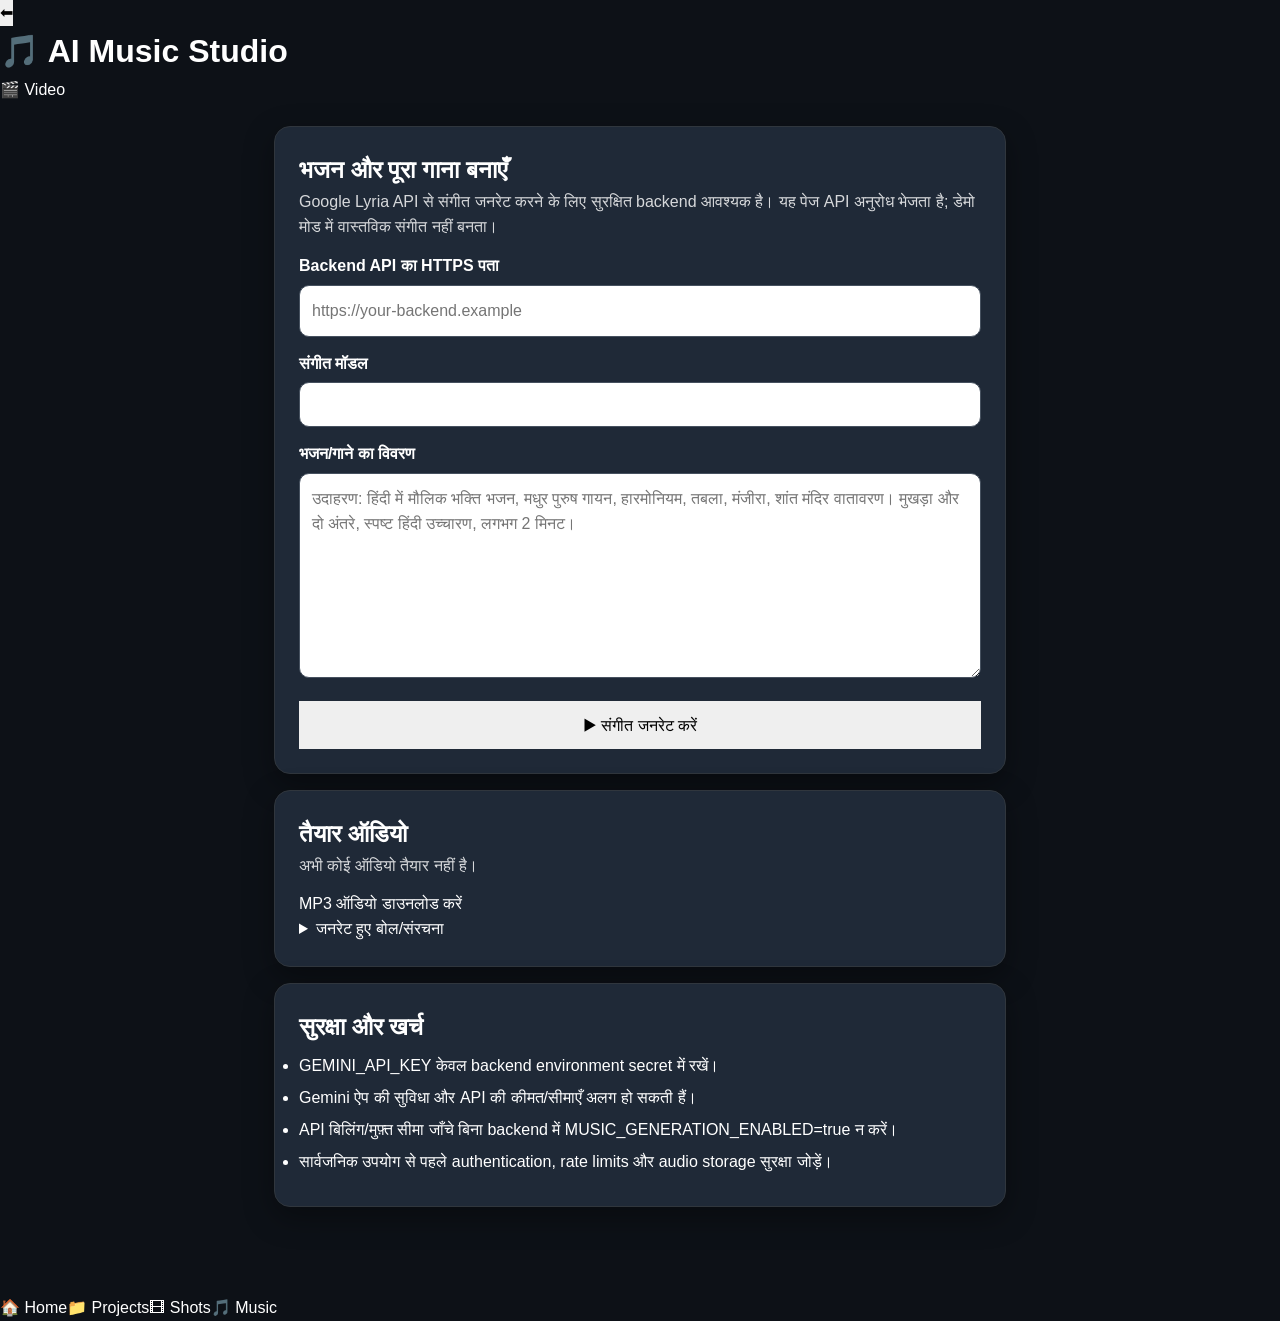
<file: ai-music.html>
<!DOCTYPE html>
<html lang="hi">
<head>
  <meta charset="UTF-8">
  <meta name="viewport" content="width=device-width, initial-scale=1.0">
  <meta name="theme-color" content="#161b22">
  <title>AI Music Studio | GBSBFORYOU</title>
  <link rel="stylesheet" href="css/app.css">
  <link rel="stylesheet" href="css/ai-music.css">
</head>
<body>
<header class="topbar">
  <button type="button" onclick="history.back()" aria-label="वापस">⬅</button>
  <h1>🎵 AI Music Studio</h1>
  <a href="ai-video.html" class="planner-link">🎬 Video</a>
</header>
<main class="music-main">
  <section class="card">
    <h2>भजन और पूरा गाना बनाएँ</h2>
    <p class="hint">Google Lyria API से संगीत जनरेट करने के लिए सुरक्षित backend आवश्यक है। यह पेज API अनुरोध भेजता है; डेमो मोड में वास्तविक संगीत नहीं बनता।</p>
    <label for="apiBase">Backend API का HTTPS पता</label>
    <input id="apiBase" type="url" inputmode="url" placeholder="https://your-backend.example">
    <label for="model">संगीत मॉडल</label>
    <select id="model">
      <option value="lyria-3.5">Lyria 3.5 — पूरा गाना (कुछ मिनट)</option>
      <option value="lyria-3-clip-preview">Lyria 3 Clip — 30 सेकंड का नमूना</option>
    </select>
    <label for="prompt">भजन/गाने का विवरण</label>
    <textarea id="prompt" rows="7" maxlength="4000" placeholder="उदाहरण: हिंदी में मौलिक भक्ति भजन, मधुर पुरुष गायन, हारमोनियम, तबला, मंजीरा, शांत मंदिर वातावरण। मुखड़ा और दो अंतरे, स्पष्ट हिंदी उच्चारण, लगभग 2 मिनट।"></textarea>
    <button id="generateMusic" class="primary-button" type="button">▶ संगीत जनरेट करें</button>
    <p id="musicStatus" role="status" aria-live="polite"></p>
  </section>
  <section class="card">
    <h2>तैयार ऑडियो</h2>
    <p id="musicTaskStatus" class="hint">अभी कोई ऑडियो तैयार नहीं है।</p>
    <audio id="resultAudio" controls preload="none" hidden></audio>
    <a id="downloadAudio" class="result-link" hidden download="gbsbforyou-music.mp3">MP3 ऑडियो डाउनलोड करें</a>
    <details><summary>जनरेट हुए बोल/संरचना</summary><pre id="lyricsOutput"></pre></details>
  </section>
  <section class="card">
    <h2>सुरक्षा और खर्च</h2>
    <ul>
      <li>GEMINI_API_KEY केवल backend environment secret में रखें।</li>
      <li>Gemini ऐप की सुविधा और API की कीमत/सीमाएँ अलग हो सकती हैं।</li>
      <li>API बिलिंग/मुफ़्त सीमा जाँचे बिना backend में MUSIC_GENERATION_ENABLED=true न करें।</li>
      <li>सार्वजनिक उपयोग से पहले authentication, rate limits और audio storage सुरक्षा जोड़ें।</li>
    </ul>
  </section>
</main>
<nav class="bottom-nav" aria-label="मुख्य नेविगेशन">
  <a href="index.html">🏠 Home</a><a href="projects.html">📁 Projects</a><a href="storyboard.html">🎞 Shots</a><a href="ai-music.html" class="active" aria-current="page">🎵 Music</a>
</nav>
<script src="js/app.js"></script>
<script src="js/ai-music.js"></script>
</body>
</html>
</file>
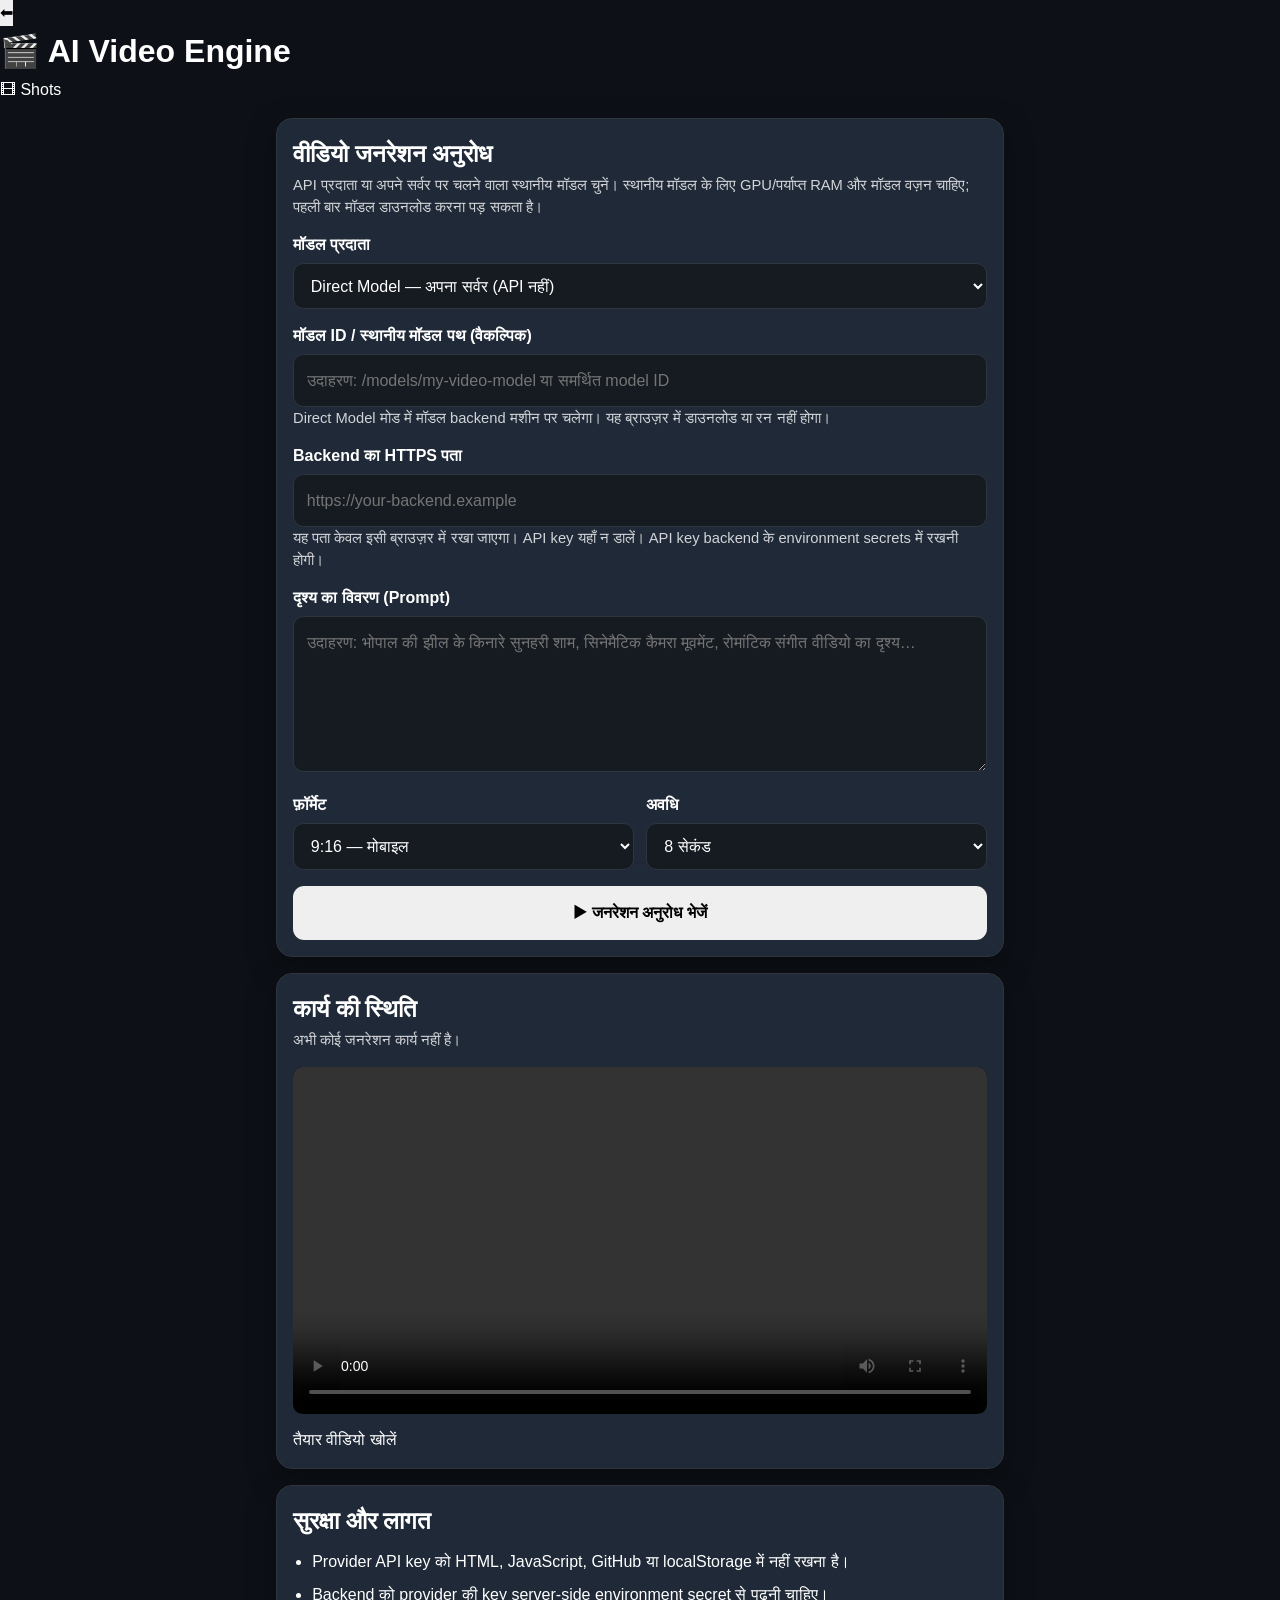
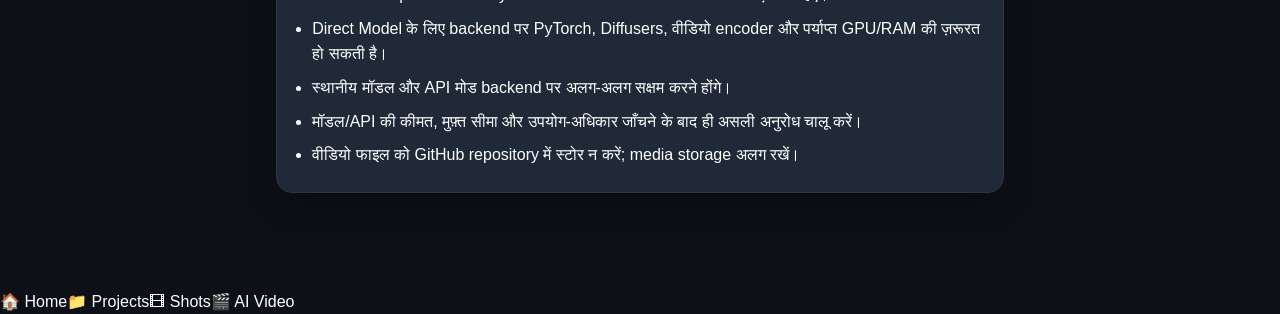
<file: ai-video.html>
<!DOCTYPE html>
<html lang="hi">
<head>
  <meta charset="UTF-8">
  <meta name="viewport" content="width=device-width, initial-scale=1.0">
  <meta name="theme-color" content="#161b22">
  <title>AI Video Engine | GBSB AI Media Studio</title>
  <link rel="stylesheet" href="css/app.css">
  <link rel="stylesheet" href="css/ai-video.css">
</head>
<body>
<header class="topbar">
  <button type="button" onclick="history.back()" aria-label="वापस">⬅</button>
  <h1>🎬 AI Video Engine</h1>
  <a href="storyboard.html" class="planner-link">🎞 Shots</a>
</header>
<main class="ai-video-main">
  <section class="card">
    <h2>वीडियो जनरेशन अनुरोध</h2>
    <p class="hint">API प्रदाता या अपने सर्वर पर चलने वाला स्थानीय मॉडल चुनें। स्थानीय मॉडल के लिए GPU/पर्याप्त RAM और मॉडल वज़न चाहिए; पहली बार मॉडल डाउनलोड करना पड़ सकता है।</p>
    <label for="provider">मॉडल प्रदाता</label>
    <select id="provider">
      <option value="local">Direct Model — अपना सर्वर (API नहीं)</option>
      <option value="huggingface">Hugging Face Inference API</option>
    </select>
    <label for="modelId">मॉडल ID / स्थानीय मॉडल पथ (वैकल्पिक)</label>
    <input id="modelId" type="text" maxlength="180" placeholder="उदाहरण: /models/my-video-model या समर्थित model ID">
    <p class="hint">Direct Model मोड में मॉडल backend मशीन पर चलेगा। यह ब्राउज़र में डाउनलोड या रन नहीं होगा।</p>
    <label for="apiBase">Backend का HTTPS पता</label>
    <input id="apiBase" type="url" inputmode="url" placeholder="https://your-backend.example">
    <p class="hint">यह पता केवल इसी ब्राउज़र में रखा जाएगा। API key यहाँ न डालें। API key backend के environment secrets में रखनी होगी।</p>
    <label for="prompt">दृश्य का विवरण (Prompt)</label>
    <textarea id="prompt" rows="5" maxlength="2000" placeholder="उदाहरण: भोपाल की झील के किनारे सुनहरी शाम, सिनेमैटिक कैमरा मूवमेंट, रोमांटिक संगीत वीडियो का दृश्य…"></textarea>
    <div class="field-row">
      <div><label for="ratio">फ़ॉर्मेट</label><select id="ratio"><option value="9:16">9:16 — मोबाइल</option><option value="16:9">16:9 — YouTube</option><option value="1:1">1:1 — Square</option></select></div>
      <div><label for="duration">अवधि</label><select id="duration"><option value="5">5 सेकंड</option><option value="8" selected>8 सेकंड</option><option value="10">10 सेकंड</option></select></div>
    </div>
    <button id="generate" class="primary-button" type="button">▶ जनरेशन अनुरोध भेजें</button>
    <p id="engineStatus" role="status" aria-live="polite"></p>
  </section>
  <section class="card">
    <h2>कार्य की स्थिति</h2>
    <p id="taskStatus" class="hint">अभी कोई जनरेशन कार्य नहीं है।</p>
    <video id="resultVideo" controls playsinline hidden></video>
    <a id="resultLink" class="result-link" hidden rel="noopener" target="_blank">तैयार वीडियो खोलें</a>
  </section>
  <section class="card">
    <h2>सुरक्षा और लागत</h2>
    <ul class="safety-list">
      <li>Provider API key को HTML, JavaScript, GitHub या localStorage में नहीं रखना है।</li>
      <li>Backend को provider की key server-side environment secret से पढ़नी चाहिए।</li>
      <li>Direct Model के लिए backend पर PyTorch, Diffusers, वीडियो encoder और पर्याप्त GPU/RAM की ज़रूरत हो सकती है।</li>
      <li>स्थानीय मॉडल और API मोड backend पर अलग-अलग सक्षम करने होंगे।</li>
      <li>मॉडल/API की कीमत, मुफ़्त सीमा और उपयोग-अधिकार जाँचने के बाद ही असली अनुरोध चालू करें।</li>
      <li>वीडियो फाइल को GitHub repository में स्टोर न करें; media storage अलग रखें।</li>
    </ul>
  </section>
</main>
<nav class="bottom-nav" aria-label="मुख्य नेविगेशन">
  <a href="index.html">🏠 Home</a><a href="projects.html">📁 Projects</a><a href="storyboard.html">🎞 Shots</a><a href="ai-video.html" class="active" aria-current="page">🎬 AI Video</a>
</nav>
<script src="js/app.js"></script>
<script src="js/ai-video.js"></script>
</body>
</html>
</file>
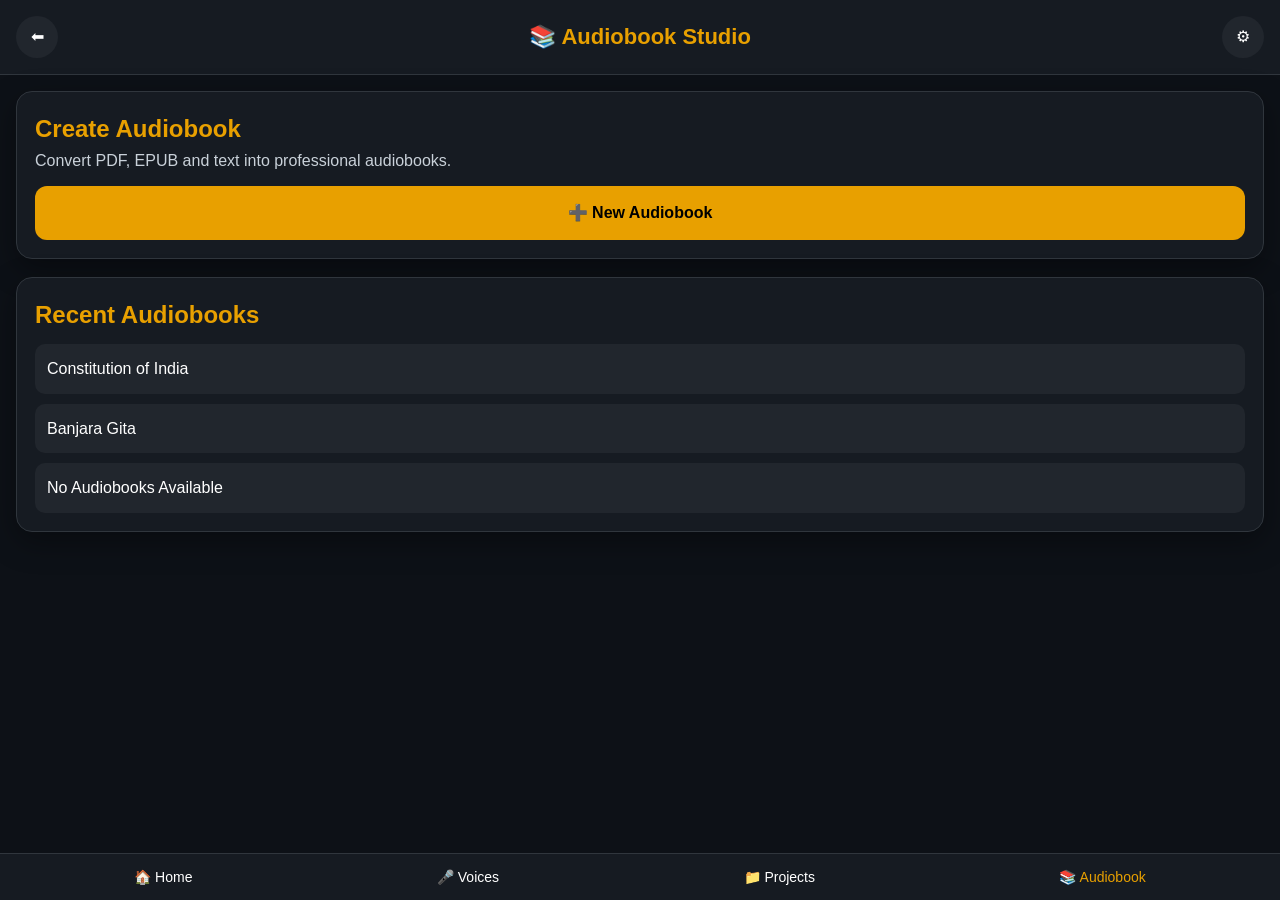
<file: audiobook.html>
<!DOCTYPE html>
<html lang="en">

<head>

<meta charset="UTF-8">

<meta name="viewport" content="width=device-width, initial-scale=1.0">

<title>Audiobook Studio | GBSB AI Media Studio</title>

<link rel="stylesheet" href="css/app.css">
<link rel="stylesheet" href="css/audiobook.css">

</head>

<body>

<header class="topbar">

<button onclick="history.back()">⬅</button>

<h1>📚 Audiobook Studio</h1>

<button>⚙</button>

</header>

<main>

<section class="card">

<h2>Create Audiobook</h2>

<p>Convert PDF, EPUB and text into professional audiobooks.</p>

<button id="newAudiobook">
➕ New Audiobook
</button>

</section>

<section class="card">

<h2>Recent Audiobooks</h2>

<ul>

<li>Constitution of India</li>

<li>Banjara Gita</li>

<li>No Audiobooks Available</li>

</ul>

</section>

</main>

<nav class="bottom-nav">

<a href="index.html">🏠 Home</a>

<a href="voices.html">🎤 Voices</a>

<a href="projects.html">📁 Projects</a>

<a href="audiobook.html" class="active">📚 Audiobook</a>

</nav>

<script src="js/app.js"></script>
<script src="js/audiobook.js"></script>

</body>

</html>
</file>
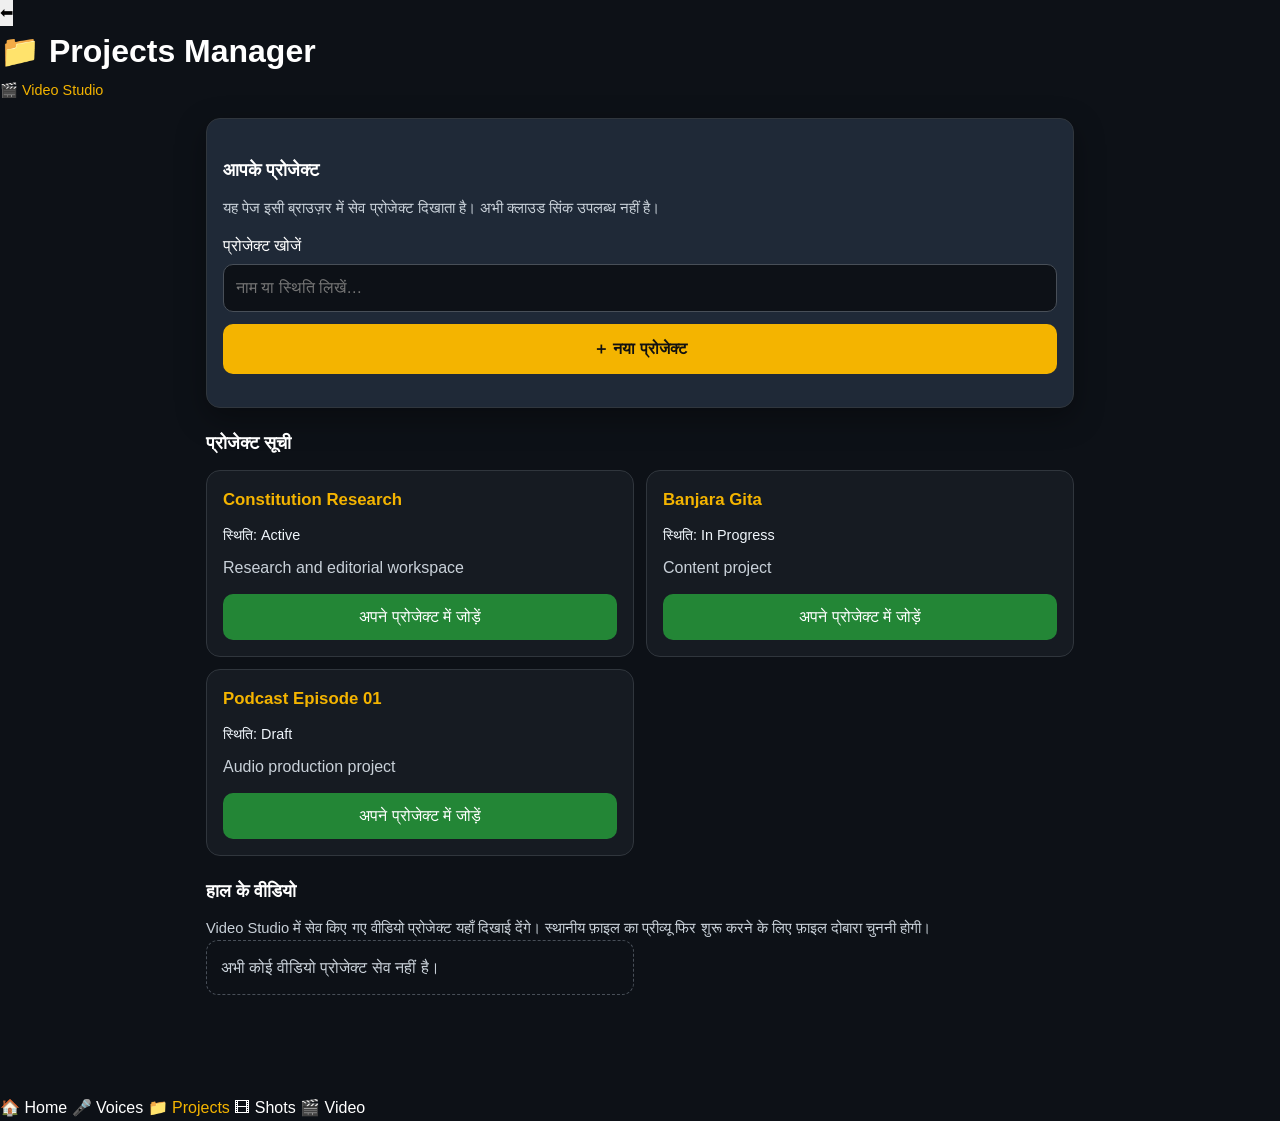
<file: projects.html>
<!DOCTYPE html>
<html lang="hi">
<head>
    <meta charset="UTF-8">
    <meta name="viewport" content="width=device-width, initial-scale=1.0">
    <meta name="theme-color" content="#161b22">
    <title>Projects | GBSB AI Media Studio</title>
    <link rel="stylesheet" href="css/app.css">
    <link rel="stylesheet" href="css/projects.css">
</head>
<body>
<header class="topbar">
    <button type="button" onclick="history.back()" aria-label="वापस">⬅</button>
    <h1>📁 Projects Manager</h1>
    <a class="topbar-link" href="video.html">🎬 Video Studio</a>
</header>

<main class="projects-main">
    <section class="project-tools card">
        <h2>आपके प्रोजेक्ट</h2>
        <p>यह पेज इसी ब्राउज़र में सेव प्रोजेक्ट दिखाता है। अभी क्लाउड सिंक उपलब्ध नहीं है।</p>
        <label for="projectSearch">प्रोजेक्ट खोजें</label>
        <input id="projectSearch" type="search" placeholder="नाम या स्थिति लिखें…" autocomplete="off">
        <button id="newProjectButton" class="new-project" type="button">＋ नया प्रोजेक्ट</button>
        <p id="projectsStatus" role="status" aria-live="polite"></p>
    </section>

    <section aria-labelledby="savedProjectsHeading">
        <h2 id="savedProjectsHeading">प्रोजेक्ट सूची</h2>
        <div id="projectsList" class="projects-list"></div>
    </section>

    <section aria-labelledby="videoProjectsHeading">
        <h2 id="videoProjectsHeading">हाल के वीडियो</h2>
        <p class="section-help">Video Studio में सेव किए गए वीडियो प्रोजेक्ट यहाँ दिखाई देंगे। स्थानीय फ़ाइल का प्रीव्यू फिर शुरू करने के लिए फ़ाइल दोबारा चुननी होगी।</p>
        <div id="videoProjectsList" class="projects-list"></div>
    </section>
</main>

<nav class="bottom-nav" aria-label="मुख्य नेविगेशन">
    <a href="index.html">🏠 Home</a>
    <a href="voices.html">🎤 Voices</a>
    <a href="projects.html" class="active" aria-current="page">📁 Projects</a>
    <a href="storyboard.html">🎞 Shots</a>
    <a href="video.html">🎬 Video</a>
</nav>
<script src="js/app.js"></script>
<script src="js/projects.js"></script>
</body>
</html>
</file>
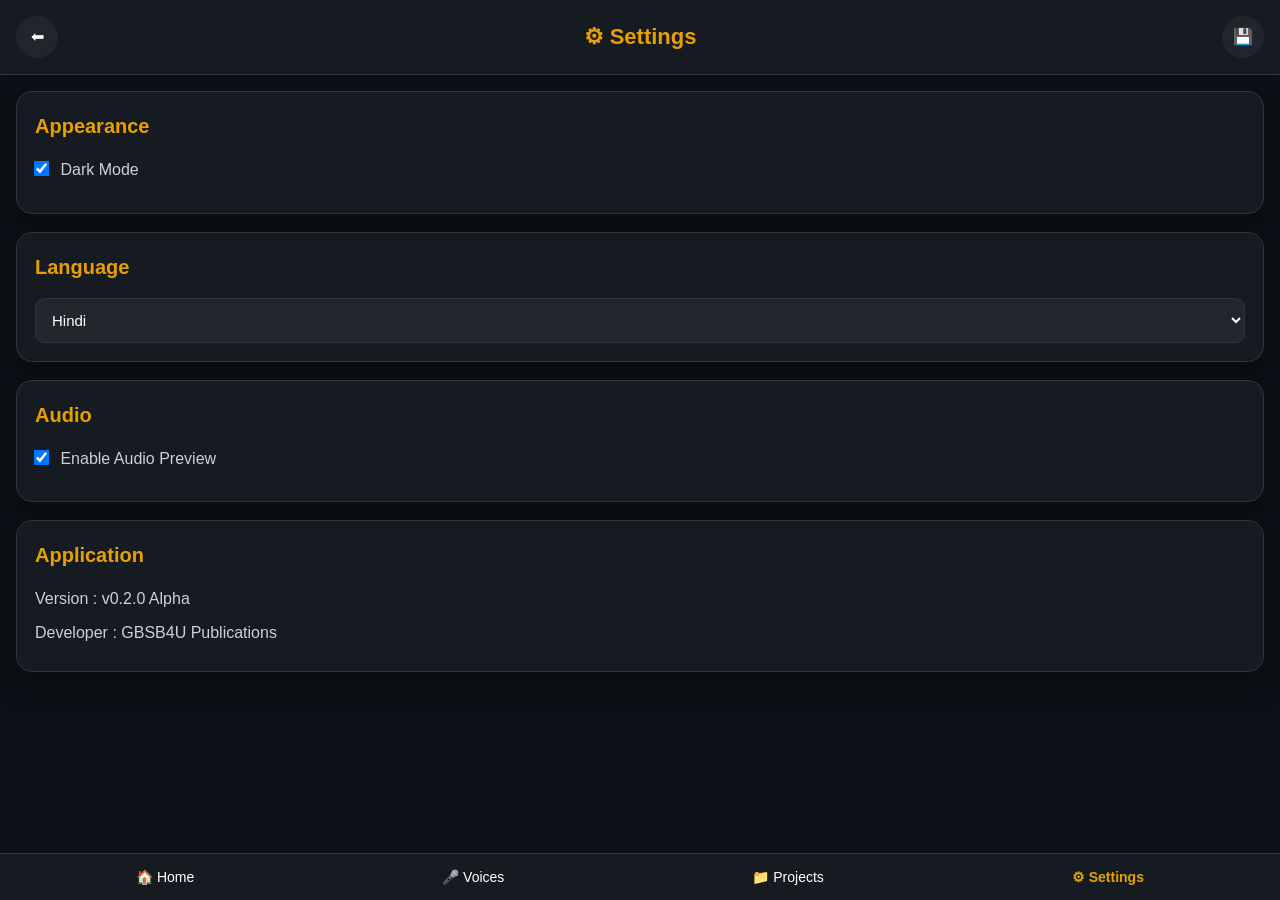
<file: settings.html>
<!DOCTYPE html>
<html lang="en">

<head>

<meta charset="UTF-8">

<meta name="viewport" content="width=device-width, initial-scale=1.0">

<title>Settings | GBSB AI Media Studio</title>

<link rel="stylesheet" href="css/app.css">
<link rel="stylesheet" href="css/settings.css">

</head>

<body>

<header class="topbar">

<button onclick="history.back()">⬅</button>

<h1>⚙ Settings</h1>

<button id="saveSettings">💾</button>

</header>

<main>

<section class="card">

<h2>Appearance</h2>

<label>

<input type="checkbox" id="darkMode">

Dark Mode

</label>

</section>

<section class="card">

<h2>Language</h2>

<select id="language">

<option>Hindi</option>

<option>English</option>

<option>Banjara</option>

<option>Sanskrit</option>

</select>

</section>

<section class="card">

<h2>Audio</h2>

<label>

<input type="checkbox" checked>

Enable Audio Preview

</label>

</section>

<section class="card">

<h2>Application</h2>

<p>Version : v0.2.0 Alpha</p>

<p>Developer : GBSB4U Publications</p>

</section>

</main>

<nav class="bottom-nav">

<a href="index.html">🏠 Home</a>

<a href="voices.html">🎤 Voices</a>

<a href="projects.html">📁 Projects</a>

<a href="settings.html" class="active">⚙ Settings</a>

</nav>

<script src="js/app.js"></script>

<script src="js/settings.js"></script>

</body>

</html>
</file>
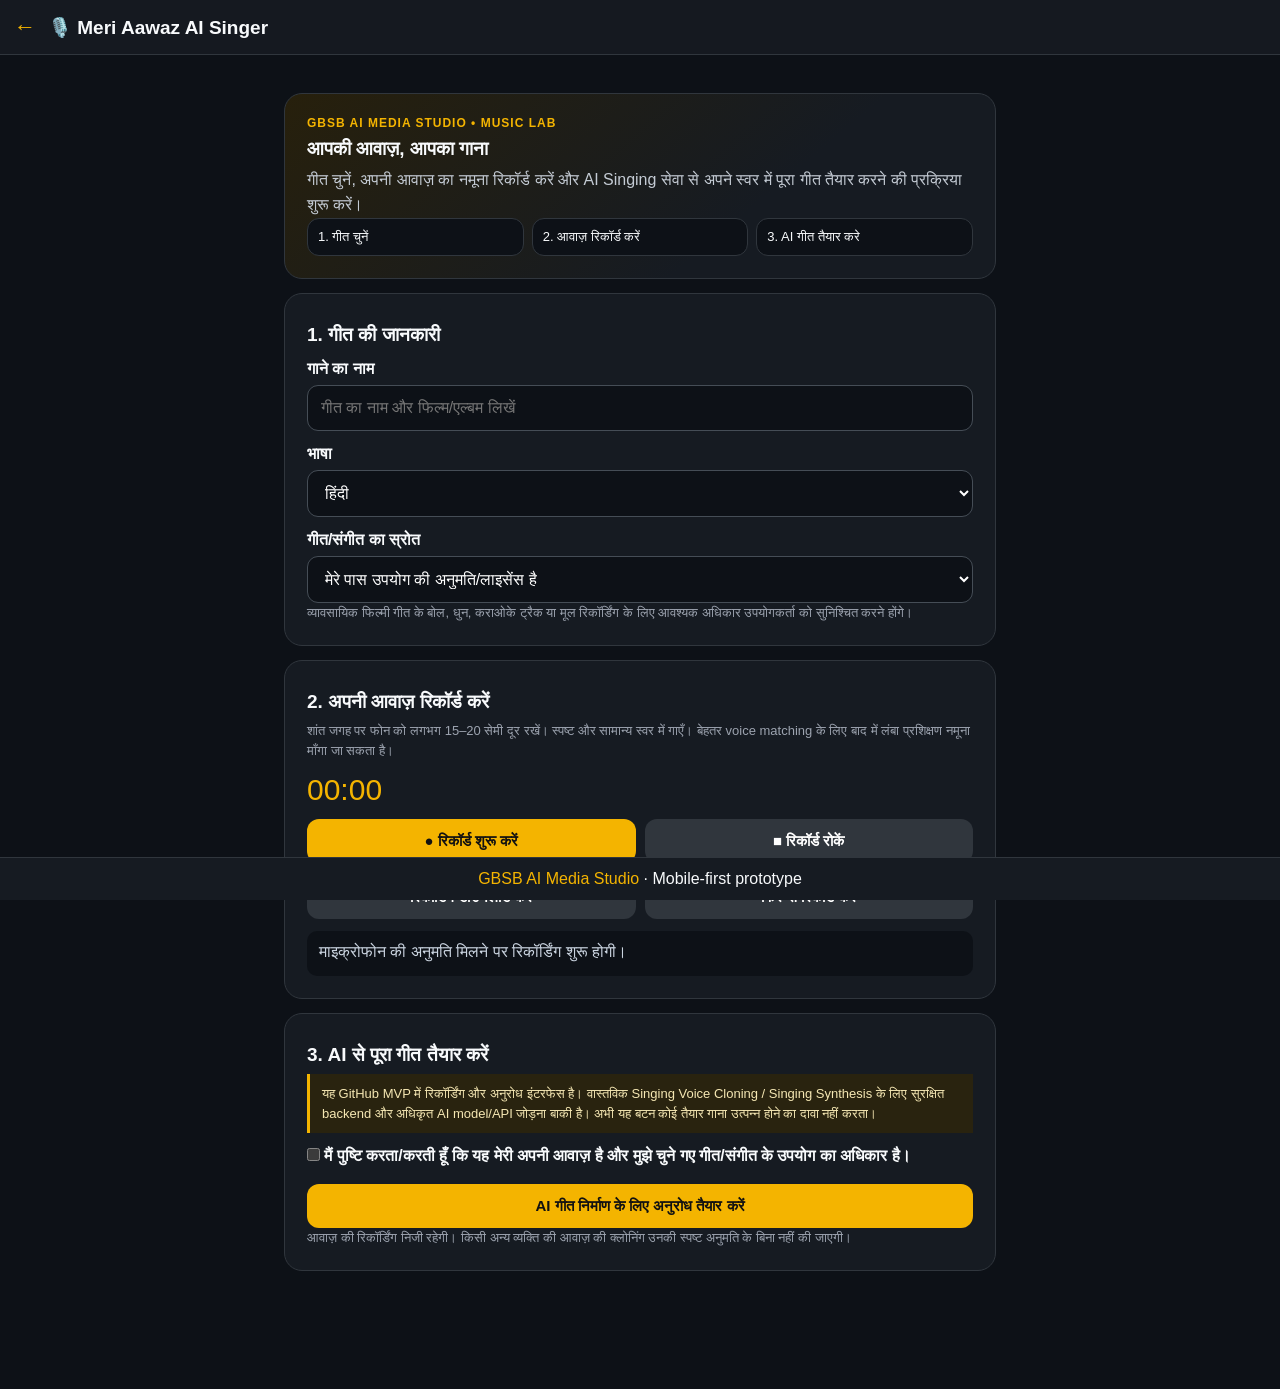
<file: singer.html>
<!doctype html>
<html lang="hi">
<head>
<meta charset="utf-8">
<meta name="viewport" content="width=device-width,initial-scale=1">
<meta name="theme-color" content="#0d1117">
<title>Meri Aawaz AI Singer — GBSB AI Media Studio</title>
<link rel="stylesheet" href="css/app.css">
<style>
:root{color-scheme:dark;--bg:#0d1117;--panel:#161b22;--line:#30363d;--gold:#f4b400;--muted:#9ca3af}
*{box-sizing:border-box}body{margin:0;background:var(--bg);color:#f8fafc;font:16px Arial,sans-serif;padding-bottom:80px}
header{position:sticky;top:0;background:#161b22f5;border-bottom:1px solid var(--line);padding:14px;display:flex;align-items:center;gap:12px;z-index:2}
header a{color:var(--gold);text-decoration:none;font-size:22px}header h1{font-size:19px;margin:0}
main{max-width:760px;margin:auto;padding:16px}.hero,.panel{background:var(--panel);border:1px solid var(--line);border-radius:18px;padding:18px;margin:14px 0}
.hero{background:linear-gradient(140deg,#27200c,#161b22 65%)}.eyebrow{color:var(--gold);font-weight:bold;font-size:12px;letter-spacing:1px}
h2{font-size:19px;margin:8px 0}p,.hint{color:#c4cbd4;line-height:1.55}.hint{font-size:13px;color:var(--muted)}
label{display:block;font-weight:bold;margin:14px 0 7px}input,textarea,select{width:100%;background:#0d1117;color:#fff;border:1px solid #454d56;border-radius:11px;padding:13px;font:inherit}textarea{min-height:90px;resize:vertical}
button{border:0;border-radius:12px;padding:13px 16px;font-weight:bold;font-size:15px;cursor:pointer}.primary{background:var(--gold);color:#111}.secondary{background:#30363d;color:#fff}.danger{background:#7f1d1d;color:white}
.actions{display:flex;gap:9px;flex-wrap:wrap;margin-top:12px}.actions button{flex:1;min-width:130px}
#timer{font-size:30px;font-variant-numeric:tabular-nums;color:var(--gold);margin:12px 0}
#status{padding:12px;border-radius:10px;background:#0d1117;color:#cbd5e1;margin-top:12px;min-height:45px}
audio{width:100%;margin-top:12px}.notice{border-left:3px solid var(--gold);padding:10px 12px;background:#29230f;color:#f5e7b3;font-size:13px;line-height:1.5}
.steps{display:grid;grid-template-columns:repeat(3,1fr);gap:8px}.step{background:#0d1117;border:1px solid var(--line);padding:10px;border-radius:12px;font-size:13px}
.bottom{position:fixed;bottom:0;left:0;right:0;background:#161b22;border-top:1px solid var(--line);padding:12px;text-align:center}.bottom a{color:var(--gold);text-decoration:none}
@media(min-width:600px){main{padding:24px}.hero,.panel{padding:22px}}
</style>
</head>
<body>
<header><a href="index.html" aria-label="Dashboard">←</a><h1>🎙️ Meri Aawaz AI Singer</h1></header>
<main>
<section class="hero">
<div class="eyebrow">GBSB AI MEDIA STUDIO • MUSIC LAB</div>
<h2>आपकी आवाज़, आपका गाना</h2>
<p>गीत चुनें, अपनी आवाज़ का नमूना रिकॉर्ड करें और AI Singing सेवा से अपने स्वर में पूरा गीत तैयार करने की प्रक्रिया शुरू करें।</p>
<div class="steps"><div class="step">1. गीत चुनें</div><div class="step">2. आवाज़ रिकॉर्ड करें</div><div class="step">3. AI गीत तैयार करे</div></div>
</section>
<section class="panel">
<h2>1. गीत की जानकारी</h2>
<label for="song">गाने का नाम</label><input id="song" placeholder="गीत का नाम और फिल्म/एल्बम लिखें">
<label for="language">भाषा</label><select id="language"><option>हिंदी</option><option>बंजारा</option><option>संस्कृत</option><option>मराठी</option><option>अन्य भारतीय भाषा</option></select>
<label for="rights">गीत/संगीत का स्रोत</label><select id="rights"><option value="licensed">मेरे पास उपयोग की अनुमति/लाइसेंस है</option><option value="original">मेरा अपना मूल गीत है</option><option value="public-domain">सार्वजनिक डोमेन सामग्री (सत्यापन आवश्यक)</option></select>
<p class="hint">व्यावसायिक फिल्मी गीत के बोल, धुन, कराओके ट्रैक या मूल रिकॉर्डिंग के लिए आवश्यक अधिकार उपयोगकर्ता को सुनिश्चित करने होंगे।</p>
</section>
<section class="panel">
<h2>2. अपनी आवाज़ रिकॉर्ड करें</h2>
<p class="hint">शांत जगह पर फोन को लगभग 15–20 सेमी दूर रखें। स्पष्ट और सामान्य स्वर में गाएँ। बेहतर voice matching के लिए बाद में लंबा प्रशिक्षण नमूना माँगा जा सकता है।</p>
<div id="timer">00:00</div>
<div class="actions"><button class="primary" id="record">● रिकॉर्ड शुरू करें</button><button class="secondary" id="stop" disabled>■ रिकॉर्ड रोकें</button></div>
<audio id="preview" controls hidden></audio>
<div class="actions"><button class="secondary" id="download" disabled>रिकॉर्डिंग डाउनलोड करें</button><button class="secondary" id="clear" disabled>फिर से रिकॉर्ड करें</button></div>
<div id="status" role="status" aria-live="polite">माइक्रोफोन की अनुमति मिलने पर रिकॉर्डिंग शुरू होगी।</div>
</section>
<section class="panel">
<h2>3. AI से पूरा गीत तैयार करें</h2>
<div class="notice">यह GitHub MVP में रिकॉर्डिंग और अनुरोध इंटरफेस है। वास्तविक Singing Voice Cloning / Singing Synthesis के लिए सुरक्षित backend और अधिकृत AI model/API जोड़ना बाकी है। अभी यह बटन कोई तैयार गाना उत्पन्न होने का दावा नहीं करता।</div>
<label><input type="checkbox" id="consent" style="width:auto"> मैं पुष्टि करता/करती हूँ कि यह मेरी अपनी आवाज़ है और मुझे चुने गए गीत/संगीत के उपयोग का अधिकार है।</label>
<button class="primary" id="generate" style="width:100%;margin-top:12px" disabled>AI गीत निर्माण के लिए अनुरोध तैयार करें</button>
<p class="hint">आवाज़ की रिकॉर्डिंग निजी रहेगी। किसी अन्य व्यक्ति की आवाज़ की क्लोनिंग उनकी स्पष्ट अनुमति के बिना नहीं की जाएगी।</p>
</section>
</main>
<div class="bottom"><a href="index.html">GBSB AI Media Studio</a> · Mobile-first prototype</div>
<script src="js/singer-studio.js"></script>
</body></html>
</file>
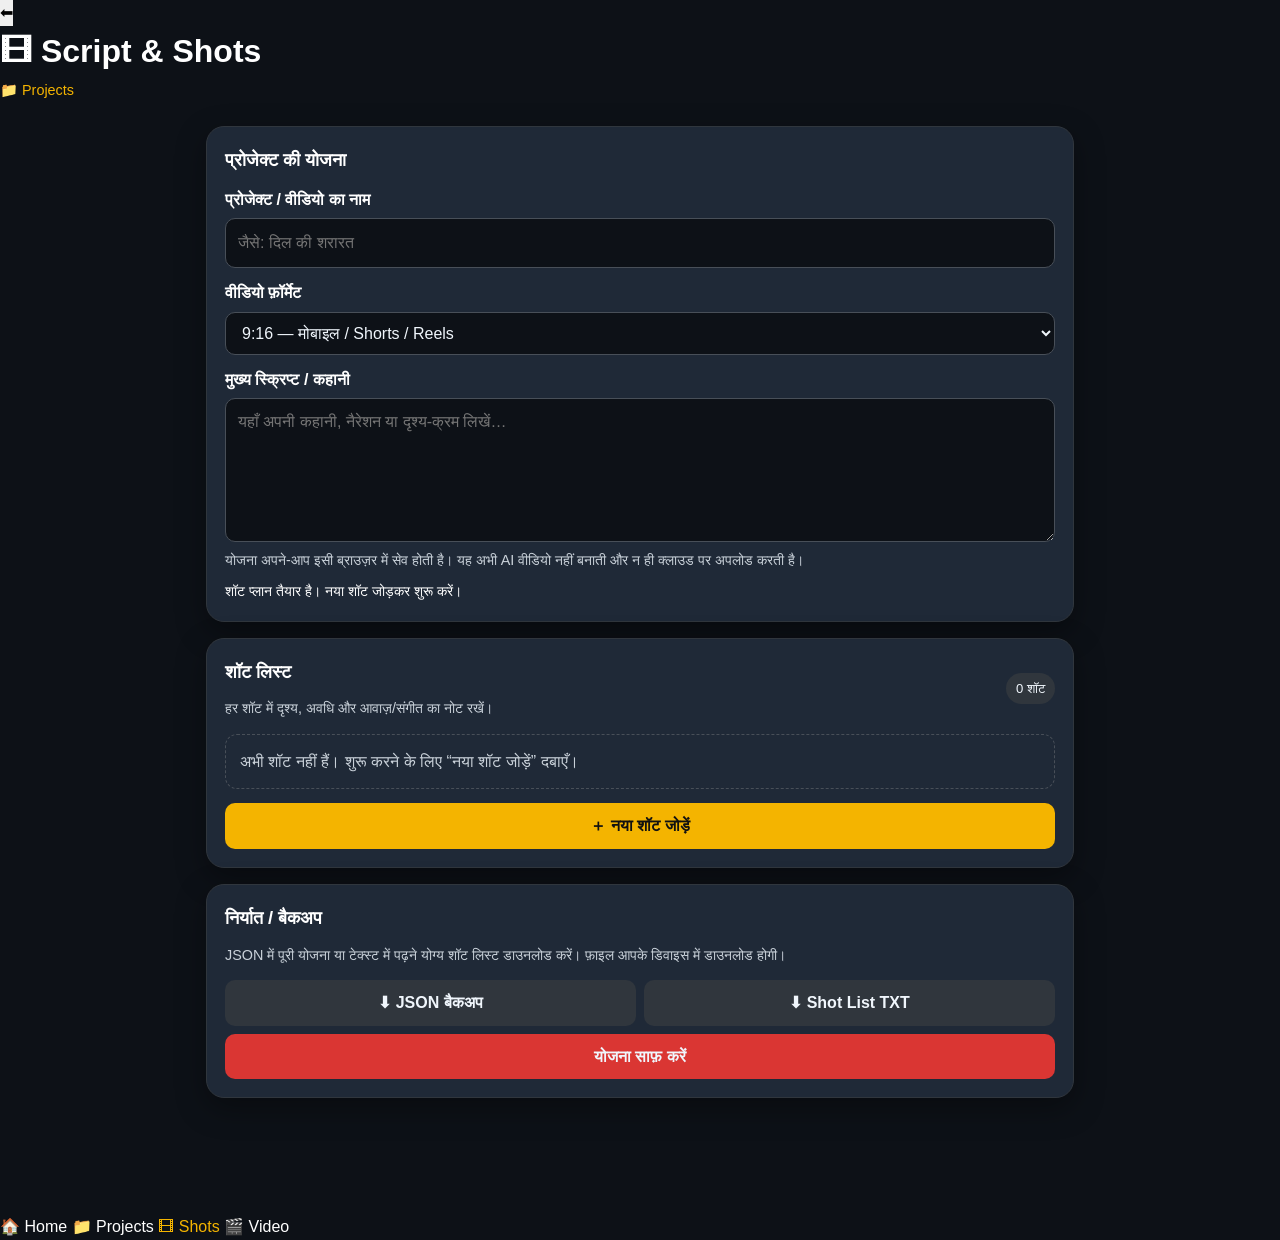
<file: storyboard.html>
<!DOCTYPE html>
<html lang="hi">
<head>
  <meta charset="UTF-8">
  <meta name="viewport" content="width=device-width, initial-scale=1.0">
  <meta name="theme-color" content="#161b22">
  <title>Script & Shot Planner | GBSB AI Media Studio</title>
  <link rel="stylesheet" href="css/app.css">
  <link rel="stylesheet" href="css/storyboard.css">
</head>
<body>
<header class="topbar">
  <button type="button" onclick="history.back()" aria-label="वापस">⬅</button>
  <h1>🎞 Script & Shots</h1>
  <a href="projects.html" class="planner-link">📁 Projects</a>
</header>
<main class="storyboard-main">
  <section class="card">
    <h2>प्रोजेक्ट की योजना</h2>
    <label for="storyTitle">प्रोजेक्ट / वीडियो का नाम</label>
    <input id="storyTitle" type="text" maxlength="120" placeholder="जैसे: दिल की शरारत">
    <label for="storyFormat">वीडियो फ़ॉर्मेट</label>
    <select id="storyFormat">
      <option value="9:16">9:16 — मोबाइल / Shorts / Reels</option>
      <option value="16:9">16:9 — YouTube / Landscape</option>
      <option value="1:1">1:1 — Square</option>
    </select>
    <label for="storyScript">मुख्य स्क्रिप्ट / कहानी</label>
    <textarea id="storyScript" rows="5" maxlength="12000" placeholder="यहाँ अपनी कहानी, नैरेशन या दृश्य-क्रम लिखें…"></textarea>
    <p class="hint">योजना अपने-आप इसी ब्राउज़र में सेव होती है। यह अभी AI वीडियो नहीं बनाती और न ही क्लाउड पर अपलोड करती है।</p>
    <p id="storyStatus" role="status" aria-live="polite"></p>
  </section>

  <section class="card">
    <div class="section-heading">
      <div><h2>शॉट लिस्ट</h2><p class="hint">हर शॉट में दृश्य, अवधि और आवाज़/संगीत का नोट रखें।</p></div>
      <span id="shotCount" class="count-badge">0 शॉट</span>
    </div>
    <div id="shotsList" class="shots-list"></div>
    <button id="addShot" class="primary-button" type="button">＋ नया शॉट जोड़ें</button>
  </section>

  <section class="card">
    <h2>निर्यात / बैकअप</h2>
    <p class="hint">JSON में पूरी योजना या टेक्स्ट में पढ़ने योग्य शॉट लिस्ट डाउनलोड करें। फ़ाइल आपके डिवाइस में डाउनलोड होगी।</p>
    <div class="export-actions">
      <button id="exportJson" type="button">⬇ JSON बैकअप</button>
      <button id="exportText" type="button">⬇ Shot List TXT</button>
      <button id="clearPlan" class="danger-button" type="button">योजना साफ़ करें</button>
    </div>
  </section>
</main>
<nav class="bottom-nav" aria-label="मुख्य नेविगेशन">
  <a href="index.html">🏠 Home</a>
  <a href="projects.html">📁 Projects</a>
  <a href="storyboard.html" class="active" aria-current="page">🎞 Shots</a>
  <a href="video.html">🎬 Video</a>
</nav>
<script src="js/app.js"></script>
<script src="js/storyboard.js"></script>
</body>
</html>
</file>
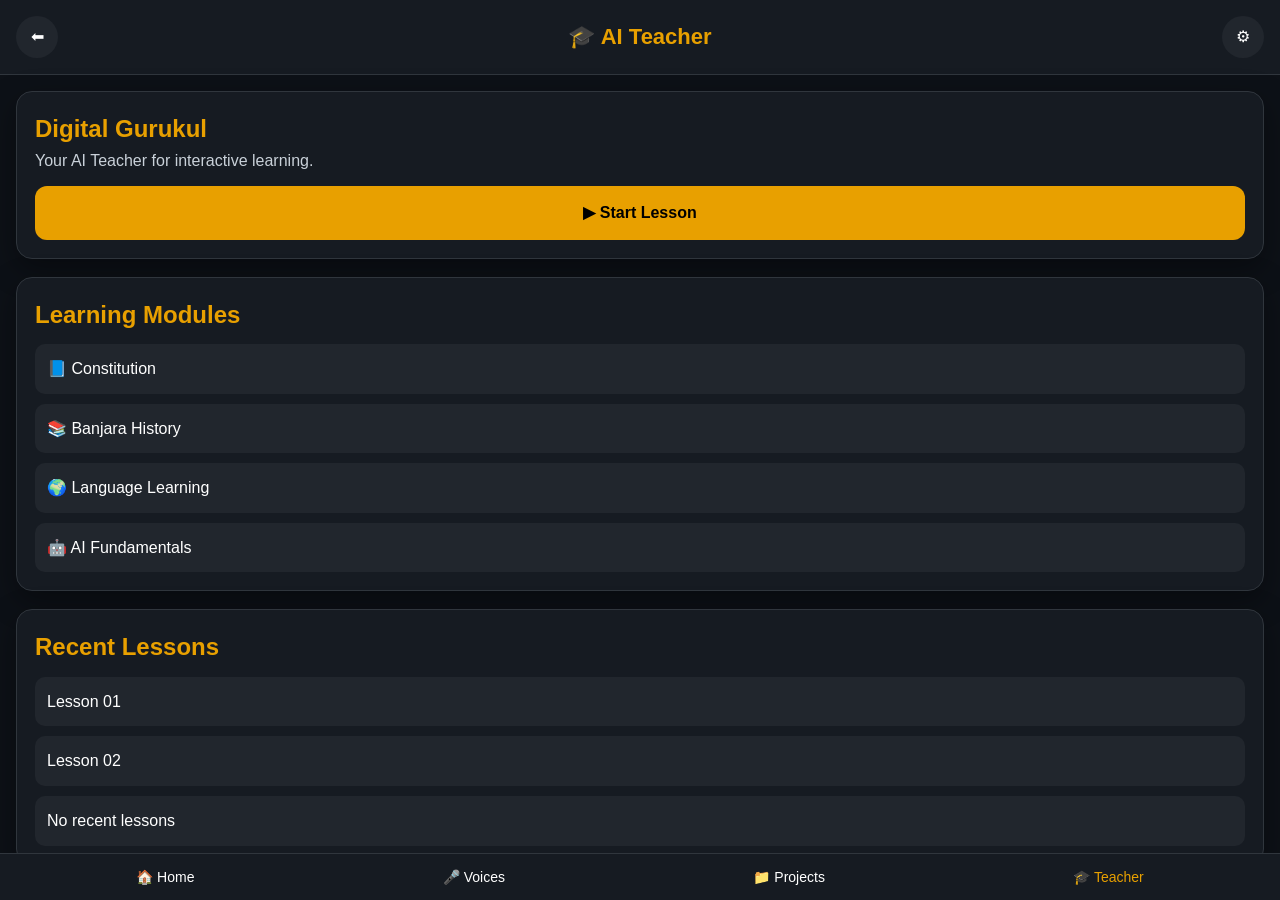
<file: teacher.html>
<!DOCTYPE html>
<html lang="en">

<head>

<meta charset="UTF-8">

<meta name="viewport" content="width=device-width, initial-scale=1.0">

<title>AI Teacher | GBSB AI Media Studio</title>

<link rel="stylesheet" href="css/app.css">
<link rel="stylesheet" href="css/teacher.css">

</head>

<body>

<header class="topbar">

<button onclick="history.back()">⬅</button>

<h1>🎓 AI Teacher</h1>

<button>⚙</button>

</header>

<main>

<section class="card">

<h2>Digital Gurukul</h2>

<p>Your AI Teacher for interactive learning.</p>

<button id="startLesson">

▶ Start Lesson

</button>

</section>

<section class="card">

<h2>Learning Modules</h2>

<ul>

<li>📘 Constitution</li>

<li>📚 Banjara History</li>

<li>🌍 Language Learning</li>

<li>🤖 AI Fundamentals</li>

</ul>

</section>

<section class="card">

<h2>Recent Lessons</h2>

<ul>

<li>Lesson 01</li>

<li>Lesson 02</li>

<li>No recent lessons</li>

</ul>

</section>

</main>

<nav class="bottom-nav">

<a href="index.html">🏠 Home</a>

<a href="voices.html">🎤 Voices</a>

<a href="projects.html">📁 Projects</a>

<a href="teacher.html" class="active">🎓 Teacher</a>

</nav>

<script src="js/app.js"></script>

<script src="js/teacher.js"></script>

</body>

</html>
</file>
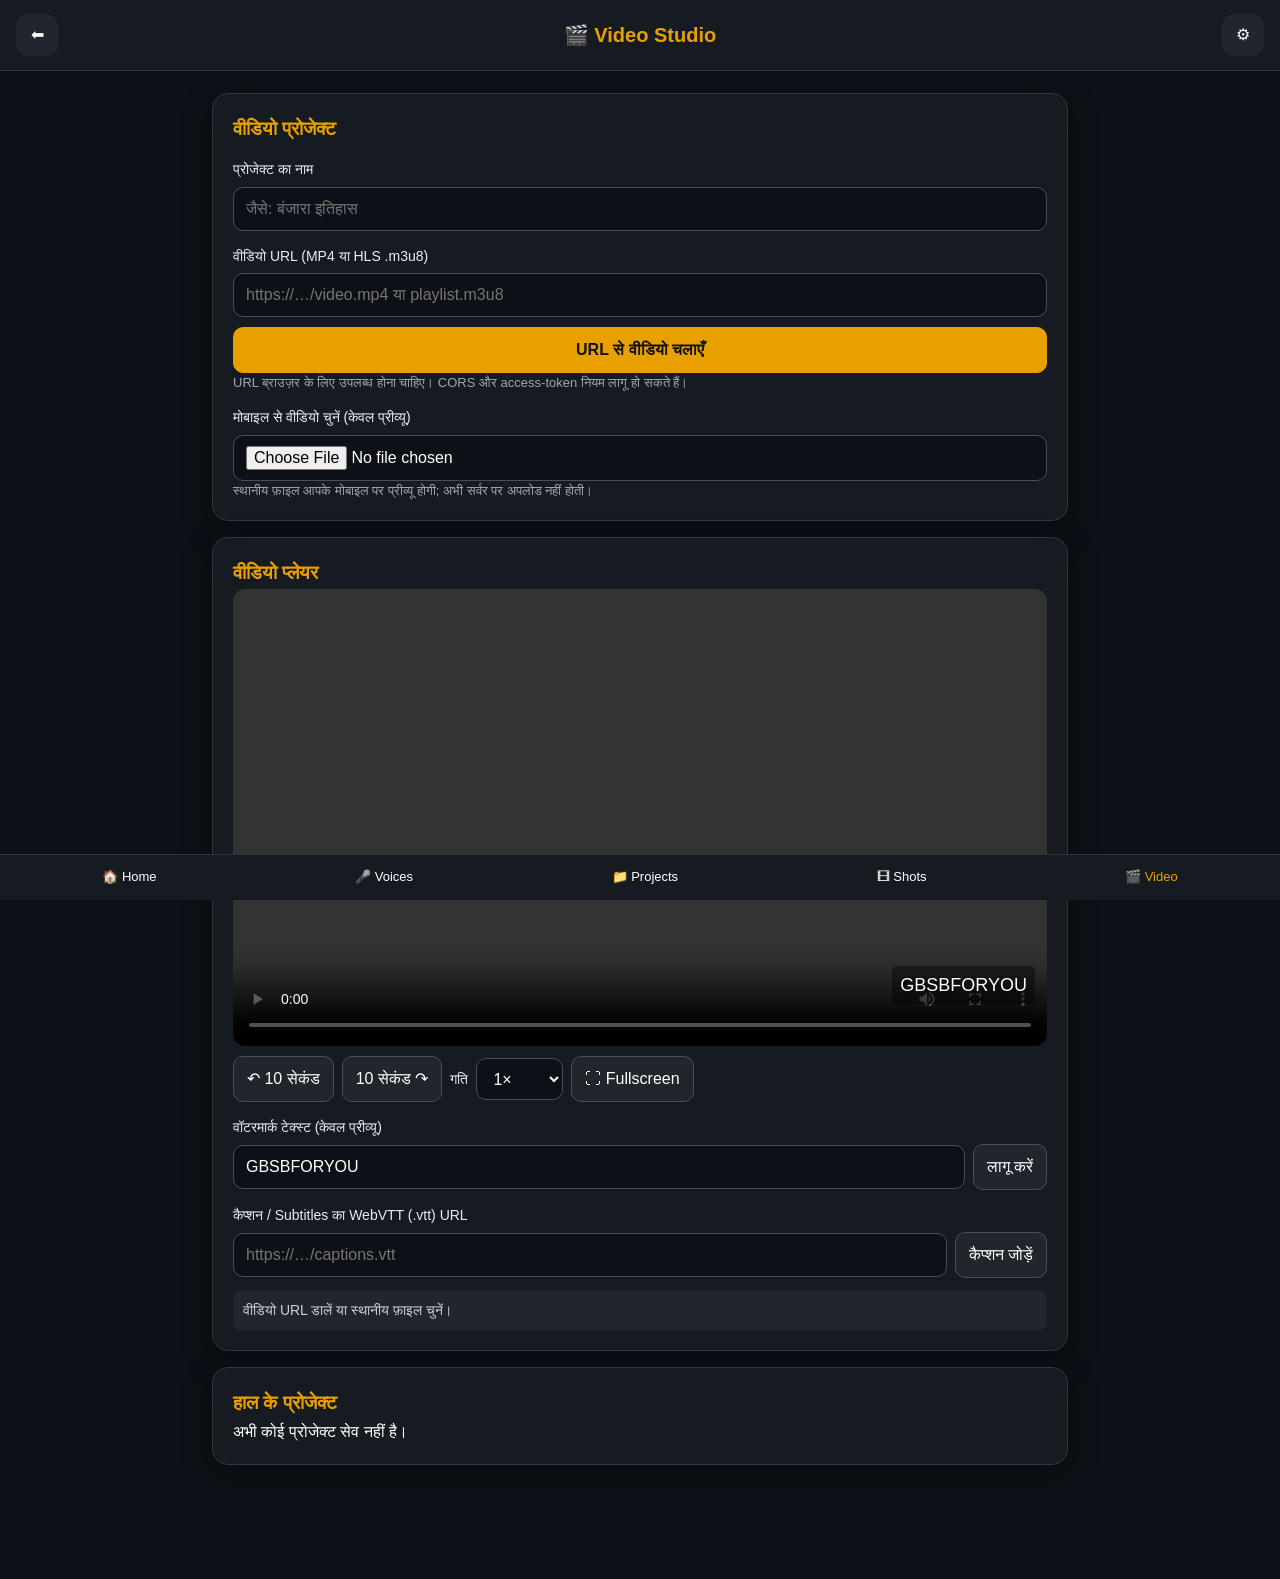
<file: video.html>
<!DOCTYPE html>
<html lang="hi">
<head>
  <meta charset="UTF-8">
  <meta name="viewport" content="width=device-width, initial-scale=1.0">
  <meta name="theme-color" content="#E8A000">
  <title>Video Studio | GBSB AI Media Studio</title>
  <link rel="stylesheet" href="css/app.css">
  <link rel="stylesheet" href="css/video.css">
</head>
<body>
  <header class="topbar">
    <button type="button" onclick="history.back()" aria-label="वापस">⬅</button>
    <h1>🎬 Video Studio</h1>
    <button type="button" onclick="location.href='settings.html'" aria-label="सेटिंग">⚙</button>
  </header>

  <main class="video-studio-main">
    <section class="card">
      <h2>वीडियो प्रोजेक्ट</h2>
      <label for="projectTitle">प्रोजेक्ट का नाम</label>
      <input id="projectTitle" type="text" maxlength="120" placeholder="जैसे: बंजारा इतिहास">
      <label for="videoUrl">वीडियो URL (MP4 या HLS .m3u8)</label>
      <input id="videoUrl" type="url" inputmode="url" placeholder="https://…/video.mp4 या playlist.m3u8" autocomplete="url">
      <button id="loadVideoUrl" type="button" class="primary-action">URL से वीडियो चलाएँ</button>
      <p class="help-text">URL ब्राउज़र के लिए उपलब्ध होना चाहिए। CORS और access-token नियम लागू हो सकते हैं।</p>
      <label for="videoFile">मोबाइल से वीडियो चुनें (केवल प्रीव्यू)</label>
      <input id="videoFile" type="file" accept="video/*">
      <p class="help-text">स्थानीय फ़ाइल आपके मोबाइल पर प्रीव्यू होगी; अभी सर्वर पर अपलोड नहीं होती।</p>
    </section>

    <section class="card">
      <h2>वीडियो प्लेयर</h2>
      <div id="videoPlayerFrame" class="video-player-frame">
        <video id="studioVideo" controls playsinline preload="metadata" aria-label="GBSB वीडियो प्लेयर"></video>
        <div id="videoWatermark" class="video-watermark" hidden>GBSBFORYOU</div>
      </div>
      <div class="player-actions">
        <button id="seekBack" type="button">↶ 10 सेकंड</button>
        <button id="seekForward" type="button">10 सेकंड ↷</button>
        <label for="playbackRate">गति</label>
        <select id="playbackRate">
          <option value="0.5">0.5×</option><option value="0.75">0.75×</option>
          <option value="1" selected>1×</option><option value="1.25">1.25×</option>
          <option value="1.5">1.5×</option><option value="2">2×</option>
        </select>
        <button id="fullscreenVideo" type="button">⛶ Fullscreen</button>
      </div>
      <label for="watermarkText">वॉटरमार्क टेक्स्ट (केवल प्रीव्यू)</label>
      <div class="inline-controls">
        <input id="watermarkText" type="text" maxlength="80" value="GBSBFORYOU" placeholder="वॉटरमार्क">
        <button id="applyWatermark" type="button">लागू करें</button>
      </div>
      <label for="subtitleUrl">कैप्शन / Subtitles का WebVTT (.vtt) URL</label>
      <div class="inline-controls">
        <input id="subtitleUrl" type="url" inputmode="url" placeholder="https://…/captions.vtt">
        <button id="loadSubtitle" type="button">कैप्शन जोड़ें</button>
      </div>
      <p id="videoStatus" class="video-status" role="status" aria-live="polite">वीडियो URL डालें या स्थानीय फ़ाइल चुनें।</p>
    </section>

    <section class="card">
      <h2>हाल के प्रोजेक्ट</h2>
      <ul id="recentVideos" class="recent-videos"></ul>
    </section>
  </main>

  <nav class="bottom-nav">
    <a href="index.html">🏠 Home</a>
    <a href="voices.html">🎤 Voices</a>
    <a href="projects.html">📁 Projects</a>
    <a href="storyboard.html">🎞 Shots</a>
    <a href="video.html" class="active">🎬 Video</a>
  </nav>

  <script src="js/app.js"></script>
  <script src="js/video-player.js"></script>
  <script src="js/video.js"></script>
</body>
</html>
</file>
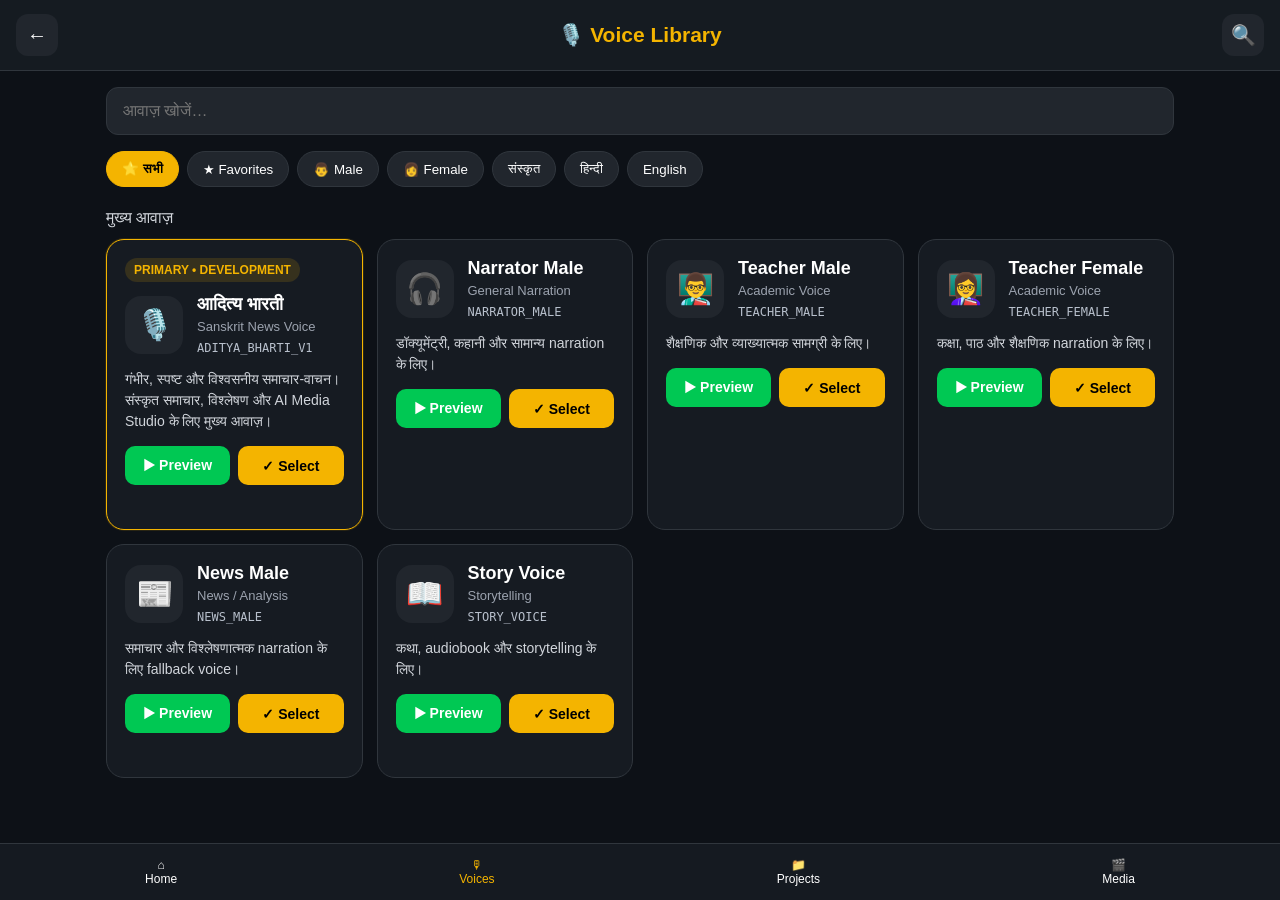
<file: voices.html>
<!DOCTYPE html>
<html lang="hi">
<head>
<meta charset="UTF-8">
<meta name="viewport" content="width=device-width, initial-scale=1.0">
<meta name="theme-color" content="#0d1117">
<title>Voice Library — GBSB AI Media Studio</title>
<style>
:root{
  --bg:#0d1117;
  --panel:#161b22;
  --panel2:#21262d;
  --border:#30363d;
  --text:#fff;
  --muted:#9ca3af;
  --gold:#f4b400;
  --green:#00c853;
}
*{box-sizing:border-box}
body{
  margin:0;background:var(--bg);color:var(--text);
  font-family:Arial,Helvetica,sans-serif;
  padding-bottom:76px;
}
.voice-header{
  position:sticky;top:0;z-index:10;
  display:flex;align-items:center;justify-content:space-between;
  padding:14px 16px;background:rgba(22,27,34,.97);
  border-bottom:1px solid var(--border);
}
.voice-header h1{margin:0;font-size:21px;color:var(--gold)}
.header-btn{
  width:42px;height:42px;border:0;border-radius:12px;
  background:var(--panel2);color:#fff;font-size:20px;cursor:pointer;
}
.container{max-width:1100px;margin:auto;padding:16px}
.search-box{margin-bottom:12px}
.search-box input{
  width:100%;padding:14px 16px;border:1px solid var(--border);
  border-radius:12px;background:var(--panel2);color:#fff;
  font-size:16px;outline:none;
}
.category-list{
  display:flex;gap:8px;overflow-x:auto;padding:4px 0 14px;
  scrollbar-width:none;
}
.category-list::-webkit-scrollbar{display:none}
.category{
  flex:0 0 auto;padding:9px 15px;border:1px solid var(--border);
  border-radius:999px;background:var(--panel2);color:#fff;cursor:pointer;
}
.category.active{background:var(--gold);color:#000;border-color:var(--gold);font-weight:bold}
.section-title{font-size:16px;margin:8px 0 12px;color:#d1d5db}
.voice-grid{
  display:grid;grid-template-columns:repeat(auto-fit,minmax(250px,1fr));gap:14px;
}
.voice-card{
  background:var(--panel);border:1px solid var(--border);
  border-radius:18px;padding:18px;
}
.voice-card.primary{border-color:var(--gold);box-shadow:0 0 0 1px rgba(244,180,0,.12)}
.badge{
  display:inline-block;padding:5px 9px;border-radius:999px;
  background:rgba(244,180,0,.14);color:var(--gold);font-size:12px;font-weight:bold;
  margin-bottom:12px;
}
.voice-top{display:flex;gap:14px;align-items:center}
.voice-avatar{
  width:58px;height:58px;border-radius:16px;background:var(--panel2);
  display:grid;place-items:center;font-size:30px;flex:0 0 auto;
}
.voice-name{font-size:18px;font-weight:bold}
.voice-type{color:var(--muted);font-size:13px;margin-top:4px}
.voice-id{font-family:monospace;color:#b8c0cc;font-size:12px;margin-top:7px}
.voice-desc{color:#d1d5db;font-size:14px;line-height:1.5;margin:14px 0}
.voice-actions{display:flex;gap:8px}
.voice-actions button{
  flex:1;padding:11px;border:0;border-radius:10px;font-size:14px;
  font-weight:bold;cursor:pointer;
}
.play-btn{background:var(--green);color:#fff}
.use-btn{background:var(--gold);color:#000}
.status{
  margin-top:10px;color:var(--muted);font-size:12px;min-height:16px;
}
.bottom-nav{
  position:fixed;left:0;right:0;bottom:0;z-index:20;
  display:flex;justify-content:space-around;
  background:rgba(22,27,34,.98);border-top:1px solid var(--border);
  padding:10px 4px;
}
.bottom-nav a{color:#fff;text-decoration:none;font-size:12px;text-align:center;padding:4px 8px}
.bottom-nav a.active{color:var(--gold)}
.empty{display:none;text-align:center;color:var(--muted);padding:30px}
@media(max-width:600px){
  .container{padding:12px}
  .voice-grid{grid-template-columns:1fr}
  .voice-header h1{font-size:18px}
}
</style>
</head>
<body>

<header class="voice-header">
  <button class="header-btn" onclick="history.back()" aria-label="वापस">←</button>
  <h1>🎙️ Voice Library</h1>
  <button class="header-btn" onclick="document.getElementById('search').focus()" aria-label="खोजें">🔍</button>
</header>

<main class="container">
  <div class="search-box">
    <input id="search" type="search" placeholder="आवाज़ खोजें…" autocomplete="off">
  </div>

  <div class="category-list" id="categories">
    <button class="category active" data-cat="all">⭐ सभी</button>
    <button class="category" data-cat="favorites">★ Favorites</button>
    <button class="category" data-cat="male">👨 Male</button>
    <button class="category" data-cat="female">👩 Female</button>
    <button class="category" data-cat="sanskrit">संस्कृत</button>
    <button class="category" data-cat="hindi">हिन्दी</button>
    <button class="category" data-cat="english">English</button>
  </div>

  <div class="section-title">मुख्य आवाज़</div>

  <section class="voice-grid" id="voiceGrid">

    <article class="voice-card primary" data-name="आदित्य भारती" data-cat="male sanskrit hindi">
      <span class="badge">PRIMARY • DEVELOPMENT</span>
      <div class="voice-top">
        <div class="voice-avatar">🎙️</div>
        <div>
          <div class="voice-name">आदित्य भारती</div>
          <div class="voice-type">Sanskrit News Voice</div>
          <div class="voice-id">ADITYA_BHARTI_V1</div>
        </div>
      </div>
      <div class="voice-desc">
        गंभीर, स्पष्ट और विश्वसनीय समाचार-वाचन। संस्कृत समाचार,
        विश्लेषण और AI Media Studio के लिए मुख्य आवाज़।
      </div>
      <div class="voice-actions">
        <button class="play-btn" onclick="previewVoice(this,'आदित्य भारती')">▶ Preview</button>
        <button class="use-btn" onclick="selectVoice('ADITYA_BHARTI_V1','आदित्य भारती')">✓ Select</button>
      </div>
      <div class="status" id="status-aditya"></div>
    </article>

    <article class="voice-card" data-name="Narrator Male" data-cat="male hindi english">
      <div class="voice-top">
        <div class="voice-avatar">🎧</div>
        <div>
          <div class="voice-name">Narrator Male</div>
          <div class="voice-type">General Narration</div>
          <div class="voice-id">NARRATOR_MALE</div>
        </div>
      </div>
      <div class="voice-desc">डॉक्यूमेंट्री, कहानी और सामान्य narration के लिए।</div>
      <div class="voice-actions">
        <button class="play-btn" onclick="previewVoice(this,'Narrator Male')">▶ Preview</button>
        <button class="use-btn" onclick="selectVoice('NARRATOR_MALE','Narrator Male')">✓ Select</button>
      </div>
      <div class="status"></div>
    </article>

    <article class="voice-card" data-name="Teacher Male" data-cat="male hindi english">
      <div class="voice-top">
        <div class="voice-avatar">👨‍🏫</div>
        <div>
          <div class="voice-name">Teacher Male</div>
          <div class="voice-type">Academic Voice</div>
          <div class="voice-id">TEACHER_MALE</div>
        </div>
      </div>
      <div class="voice-desc">शैक्षणिक और व्याख्यात्मक सामग्री के लिए।</div>
      <div class="voice-actions">
        <button class="play-btn" onclick="previewVoice(this,'Teacher Male')">▶ Preview</button>
        <button class="use-btn" onclick="selectVoice('TEACHER_MALE','Teacher Male')">✓ Select</button>
      </div>
      <div class="status"></div>
    </article>

    <article class="voice-card" data-name="Teacher Female" data-cat="female hindi english">
      <div class="voice-top">
        <div class="voice-avatar">👩‍🏫</div>
        <div>
          <div class="voice-name">Teacher Female</div>
          <div class="voice-type">Academic Voice</div>
          <div class="voice-id">TEACHER_FEMALE</div>
        </div>
      </div>
      <div class="voice-desc">कक्षा, पाठ और शैक्षणिक narration के लिए।</div>
      <div class="voice-actions">
        <button class="play-btn" onclick="previewVoice(this,'Teacher Female')">▶ Preview</button>
        <button class="use-btn" onclick="selectVoice('TEACHER_FEMALE','Teacher Female')">✓ Select</button>
      </div>
      <div class="status"></div>
    </article>

    <article class="voice-card" data-name="News Male" data-cat="male hindi english">
      <div class="voice-top">
        <div class="voice-avatar">📰</div>
        <div>
          <div class="voice-name">News Male</div>
          <div class="voice-type">News / Analysis</div>
          <div class="voice-id">NEWS_MALE</div>
        </div>
      </div>
      <div class="voice-desc">समाचार और विश्लेषणात्मक narration के लिए fallback voice।</div>
      <div class="voice-actions">
        <button class="play-btn" onclick="previewVoice(this,'News Male')">▶ Preview</button>
        <button class="use-btn" onclick="selectVoice('NEWS_MALE','News Male')">✓ Select</button>
      </div>
      <div class="status"></div>
    </article>

    <article class="voice-card" data-name="Story Voice" data-cat="female hindi english">
      <div class="voice-top">
        <div class="voice-avatar">📖</div>
        <div>
          <div class="voice-name">Story Voice</div>
          <div class="voice-type">Storytelling</div>
          <div class="voice-id">STORY_VOICE</div>
        </div>
      </div>
      <div class="voice-desc">कथा, audiobook और storytelling के लिए।</div>
      <div class="voice-actions">
        <button class="play-btn" onclick="previewVoice(this,'Story Voice')">▶ Preview</button>
        <button class="use-btn" onclick="selectVoice('STORY_VOICE','Story Voice')">✓ Select</button>
      </div>
      <div class="status"></div>
    </article>

  </section>
  <div class="empty" id="empty">कोई आवाज़ नहीं मिली।</div>
</main>

<nav class="bottom-nav">
  <a href="index.html">⌂<br>Home</a>
  <a href="voices.html" class="active">🎙<br>Voices</a>
  <a href="projects.html">📁<br>Projects</a>
  <a href="video.html">🎬<br>Media</a>
</nav>

<script>
const sampleText = "नमस्कार। यह आदित्य भारती की समाचार वाचन प्रणाली का परीक्षण है।";

function previewVoice(button, label){
  if(!('speechSynthesis' in window)){
    setStatus(button,"ब्राउज़र Voice Preview उपलब्ध नहीं है।");
    return;
  }
  speechSynthesis.cancel();
  const u = new SpeechSynthesisUtterance(sampleText);
  const voices = speechSynthesis.getVoices();
  const preferred = voices.find(v => /hi-IN|hi-IN|sa-IN|en-IN/i.test(v.lang));
  if(preferred) u.voice = preferred;
  u.lang = preferred ? preferred.lang : "hi-IN";
  u.rate = .92; u.pitch = 1; u.volume = 1;
  u.onstart = () => setStatus(button,"Preview चल रहा है…");
  u.onend = () => setStatus(button,"Preview समाप्त।");
  u.onerror = () => setStatus(button,"Preview उपलब्ध नहीं हो पाया।");
  speechSynthesis.speak(u);
}
function setStatus(button,text){
  const card=button.closest('.voice-card');
  const s=card && card.querySelector('.status');
  if(s) s.textContent=text;
}
function selectVoice(id,name){
  localStorage.setItem('gbsb_selected_voice_id',id);
  localStorage.setItem('gbsb_selected_voice_name',name);
  alert(name + " चयनित है।");
}
function filter(){
  const q=document.getElementById('search').value.trim().toLowerCase();
  const active=document.querySelector('.category.active')?.dataset.cat || 'all';
  let visible=0;
  document.querySelectorAll('.voice-card').forEach(card=>{
    const text=(card.dataset.name+' '+card.textContent).toLowerCase();
    const cats=(card.dataset.cat||'').split(' ');
    const matchesText=!q || text.includes(q);
    const matchesCat=active==='all' || (active==='favorites' ? card.classList.contains('favorite') : cats.includes(active));
    const show=matchesText && matchesCat;
    card.style.display=show?'block':'none';
    if(show) visible++;
  });
  document.getElementById('empty').style.display=visible?'none':'block';
}
document.getElementById('search').addEventListener('input',filter);
document.querySelectorAll('.category').forEach(btn=>{
  btn.addEventListener('click',()=>{
    document.querySelectorAll('.category').forEach(b=>b.classList.remove('active'));
    btn.classList.add('active'); filter();
  });
});
if('speechSynthesis' in window) speechSynthesis.getVoices();
</script>
</body>
  </html>
</file>
<file: css/app.css>
/*
=========================================================
GBSB AI Media Studio
Version : 0.1.0 Alpha
Module  : Core Design System
Author  : Ajay Singh Chouhan
Organization : GBSB4U Publications
License : MIT
=========================================================
*/

/* ---------- Root Variables ---------- */

:root{

    --primary:#E8A000;
    --secondary:#00B894;

    --background:#0D1117;
    --surface:#161B22;
    --card:#1F2937;

    --text:#FFFFFF;
    --text-secondary:#94A3B8;

    --success:#22C55E;
    --warning:#F59E0B;
    --danger:#EF4444;

    --border:#30363D;

    --radius:18px;

    --shadow:0 10px 30px rgba(0,0,0,.35);

    --transition:.30s ease;

}

/* ---------- Reset ---------- */

*{

margin:0;

padding:0;

box-sizing:border-box;

}

html{

scroll-behavior:smooth;

}

body{

background:var(--background);

color:var(--text);

font-family:

"Segoe UI",

"Noto Sans",

"Noto Sans Devanagari",

sans-serif;

font-size:16px;

line-height:1.6;

}

/* ---------- Links ---------- */

a{

color:inherit;

text-decoration:none;

}

/* ---------- Images ---------- */

img{

max-width:100%;

display:block;

}

/* ---------- Buttons ---------- */

button{

font:inherit;

cursor:pointer;

border:none;

outline:none;

transition:var(--transition);

}

.btn{

padding:14px 18px;

border-radius:var(--radius);

font-weight:600;

}

.btn-primary{

background:var(--primary);

color:#000;

}

.btn-secondary{

background:var(--secondary);

color:#fff;

}

.btn-outline{

background:transparent;

border:1px solid var(--border);

color:var(--text);

}

/* ---------- Cards ---------- */

.card{

background:var(--card);

border:1px solid var(--border);

border-radius:var(--radius);

padding:18px;

box-shadow:var(--shadow);

}

/* ---------- Utility Classes ---------- */

.text-center{

text-align:center;

}

.flex{

display:flex;

}

.hidden{

display:none;

}

/* ---------- Responsive ---------- */

@media (max-width:768px){

body{

font-size:15px;

}

.card{

padding:16px;

}

}
</file>
<file: css/ai-music.css>
.music-main{max-width:760px;margin:0 auto;padding:16px 14px 88px;display:grid;gap:16px}.music-main .card{padding:18px;border-radius:16px}.music-main label{display:block;margin:14px 0 6px;font-weight:600}.music-main input,.music-main select,.music-main textarea{box-sizing:border-box;width:100%;padding:12px;border-radius:10px;border:1px solid var(--border-color,#46515f);background:var(--card-bg,#fff);color:inherit;font:inherit}.music-main textarea{resize:vertical}.music-main .hint{line-height:1.55;opacity:.82}.music-main .primary-button{width:100%;margin-top:16px;min-height:48px}.music-main audio{width:100%;margin:12px 0}.music-main .result-link{display:inline-block;margin-top:12px}.music-main pre{white-space:pre-wrap;overflow-wrap:anywhere}.music-main li{margin:8px 0;line-height:1.5}@media(min-width:600px){.music-main{padding-top:24px}.music-main .card{padding:24px}}
</file>
<file: css/ai-video.css>
.ai-video-main{max-width:760px;margin:0 auto;padding:1rem 1rem 6rem;display:grid;gap:1rem}.ai-video-main .card{padding:1rem;border-radius:1rem}.ai-video-main label{display:block;margin:.85rem 0 .35rem;font-weight:650}.ai-video-main input,.ai-video-main textarea,.ai-video-main select{box-sizing:border-box;width:100%;padding:.8rem;border:1px solid var(--border,#46515f);border-radius:.65rem;background:var(--surface,#0d1117);color:inherit;font:inherit}.ai-video-main textarea{resize:vertical}.ai-video-main .hint{opacity:.8;font-size:.92rem;line-height:1.5}.field-row{display:grid;grid-template-columns:1fr 1fr;gap:.8rem}.field-row label{margin-top:.8rem}.ai-video-main .primary-button{width:100%;margin-top:1rem;padding:.9rem;border:0;border-radius:.7rem;font:inherit;font-weight:700;cursor:pointer}.ai-video-main [role=status]{overflow-wrap:anywhere;line-height:1.5}.ai-video-main [data-kind=error]{color:#ff8f8f}.ai-video-main [data-kind=success]{color:#79dca1}.ai-video-main video{display:block;width:100%;max-height:65vh;margin-top:1rem;background:#000;border-radius:.6rem}.result-link{display:inline-block;margin-top:.8rem}.safety-list{padding-left:1.2rem;line-height:1.6}.safety-list li{margin:.5rem 0}@media(max-width:420px){.field-row{grid-template-columns:1fr}.ai-video-main{padding-inline:.7rem}}
</file>
<file: css/audiobook.css>
/*
=========================================================
GBSB AI Media Studio
Audiobook Studio Styles v0.1
Author : Ajay Singh Chouhan
Organization : GBSB4U Publications
License : MIT
=========================================================
*/

body{
    margin:0;
    padding:0;
    background:#0D1117;
    color:#FFFFFF;
    font-family:Arial,Helvetica,sans-serif;
}

/* ==========================
   HEADER
========================== */

.topbar{
    display:flex;
    justify-content:space-between;
    align-items:center;
    padding:16px;
    background:#161B22;
    border-bottom:1px solid #30363D;
}

.topbar h1{
    margin:0;
    color:#E8A000;
    font-size:22px;
}

.topbar button{
    width:42px;
    height:42px;
    border:none;
    border-radius:50%;
    background:#21262D;
    color:#FFFFFF;
    cursor:pointer;
}

/* ==========================
   MAIN
========================== */

main{
    padding:16px;
}

/* ==========================
   CARD
========================== */

.card{
    background:#161B22;
    border:1px solid #30363D;
    border-radius:16px;
    padding:18px;
    margin-bottom:18px;
}

.card h2{
    margin-top:0;
    color:#E8A000;
}

.card p{
    color:#C9D1D9;
}

/* ==========================
   BUTTON
========================== */

#newAudiobook{
    width:100%;
    padding:14px;
    margin-top:12px;
    border:none;
    border-radius:12px;
    background:#E8A000;
    color:#000;
    font-size:16px;
    font-weight:bold;
    cursor:pointer;
}

#newAudiobook:hover{
    background:#F4B400;
}

/* ==========================
   AUDIOBOOK LIST
========================== */

.card ul{
    list-style:none;
    margin:0;
    padding:0;
}

.card li{
    background:#21262D;
    padding:12px;
    margin-top:10px;
    border-radius:10px;
}

/* ==========================
   BOTTOM NAVIGATION
========================== */

.bottom-nav{
    position:fixed;
    left:0;
    right:0;
    bottom:0;
    display:flex;
    justify-content:space-around;
    background:#161B22;
    border-top:1px solid #30363D;
    padding:12px;
}

.bottom-nav a{
    text-decoration:none;
    color:#FFFFFF;
    font-size:14px;
}

.bottom-nav a.active{
    color:#E8A000;
}

/* ==========================
   MOBILE
========================== */

@media(max-width:768px){

.topbar h1{
    font-size:18px;
}

.card{
    padding:15px;
}

}
</file>
<file: css/projects.css>
/*
GBSB AI Media Studio — Projects Manager styles v0.2
Scoped project styles; shared app styles remain in css/app.css.
*/
.projects-main {
  max-width: 900px;
  margin: 0 auto;
  padding: 16px 16px 100px;
}
.projects-main h2 {
  margin: 20px 0 12px;
  font-size: 1.15rem;
}
.project-tools.card {
  padding: 16px;
  border-radius: 14px;
}
.project-tools p, .section-help {
  color: #c9d1d9;
  line-height: 1.5;
  font-size: .92rem;
}
.project-tools label {
  display: block;
  margin: 14px 0 6px;
}
#projectSearch {
  display: block;
  width: 100%;
  min-height: 44px;
  padding: 10px 12px;
  border: 1px solid #484f58;
  border-radius: 10px;
  background: #0d1117;
  color: #fff;
  font: inherit;
  box-sizing: border-box;
}
.new-project {
  width: 100%;
  min-height: 46px;
  padding: 12px;
  margin-top: 12px;
  border: 0;
  border-radius: 10px;
  background: #f4b400;
  color: #111;
  font-size: 1rem;
  font-weight: 700;
}
.projects-list {
  display: grid;
  grid-template-columns: minmax(0, 1fr);
  gap: 12px;
}
.project-card {
  min-width: 0;
  padding: 16px;
  border: 1px solid #30363d;
  border-radius: 14px;
  background: #161b22;
  overflow-wrap: anywhere;
}
.project-card h3 {
  margin: 0 0 10px;
  color: #f4b400;
  font-size: 1.05rem;
}
.project-card p { margin: 8px 0; color: #c9d1d9; }
.project-card .project-status { color: #f0f6fc; font-size: .9rem; }
.project-actions {
  display: flex;
  gap: 10px;
  margin-top: 14px;
}
.project-actions button {
  flex: 1 1 0;
  min-width: 0;
  min-height: 44px;
  padding: 10px 8px;
  border: 0;
  border-radius: 10px;
  font: inherit;
  cursor: pointer;
}
.open-btn { background: #238636; color: #fff; }
.delete-btn { background: #da3633; color: #fff; }
.empty-state {
  padding: 14px;
  border: 1px dashed #484f58;
  border-radius: 12px;
  color: #c9d1d9;
}
.topbar-link { color: #f4b400; text-decoration: none; font-size: .9rem; }
#projectsStatus { min-height: 1.2em; }
#projectsStatus[data-kind="error"] { color: #ff7b72; }
#projectsStatus[data-kind="success"] { color: #3fb950; }
.bottom-nav { z-index: 5; }
.bottom-nav a.active { color: #f4b400; }
@media (min-width: 680px) {
  .projects-list { grid-template-columns: repeat(2, minmax(0, 1fr)); }
}
@media (prefers-reduced-motion: reduce) {
  *, *::before, *::after { scroll-behavior: auto !important; }
}
</file>
<file: css/settings.css>
/*
=========================================================
GBSB AI Media Studio
Settings Styles v0.1
Author : Ajay Singh Chouhan
Organization : GBSB4U Publications
License : MIT
=========================================================
*/

body{
    margin:0;
    padding:0;
    background:#0D1117;
    color:#FFFFFF;
    font-family:Arial,Helvetica,sans-serif;
}

/* ==========================
   HEADER
========================== */

.topbar{
    display:flex;
    justify-content:space-between;
    align-items:center;
    padding:16px;
    background:#161B22;
    border-bottom:1px solid #30363D;
}

.topbar h1{
    margin:0;
    color:#E8A000;
    font-size:22px;
}

.topbar button{
    width:42px;
    height:42px;
    border:none;
    border-radius:50%;
    background:#21262D;
    color:#FFFFFF;
    cursor:pointer;
}

/* ==========================
   MAIN
========================== */

main{
    padding:16px;
    padding-bottom:90px;
}

/* ==========================
   CARD
========================== */

.card{
    background:#161B22;
    border:1px solid #30363D;
    border-radius:16px;
    padding:18px;
    margin-bottom:18px;
}

.card h2{
    margin:0 0 15px 0;
    color:#E8A000;
    font-size:20px;
}

.card label{
    display:block;
    margin-bottom:12px;
    color:#C9D1D9;
}

.card input[type="checkbox"]{
    margin-right:8px;
    transform:scale(1.2);
}

.card select{
    width:100%;
    padding:12px;
    border-radius:10px;
    border:1px solid #30363D;
    background:#21262D;
    color:#FFFFFF;
    font-size:15px;
}

.card p{
    margin:8px 0;
    color:#C9D1D9;
}

/* ==========================
   BOTTOM NAVIGATION
========================== */

.bottom-nav{
    position:fixed;
    left:0;
    right:0;
    bottom:0;
    display:flex;
    justify-content:space-around;
    align-items:center;
    padding:12px;
    background:#161B22;
    border-top:1px solid #30363D;
}

.bottom-nav a{
    text-decoration:none;
    color:#FFFFFF;
    font-size:14px;
}

.bottom-nav a.active{
    color:#E8A000;
    font-weight:bold;
}

/* ==========================
   MOBILE
========================== */

@media(max-width:768px){

.topbar h1{
    font-size:18px;
}

.card{
    padding:15px;
}

.card h2{
    font-size:18px;
}

}
</file>
<file: css/storyboard.css>
.storyboard-main{max-width:900px;margin:0 auto;padding:16px 16px 100px}
.storyboard-main .card{margin-bottom:16px}
.storyboard-main h2{font-size:1.15rem;margin-bottom:12px}
.storyboard-main label{display:block;font-weight:600;margin:12px 0 6px}
.storyboard-main input,.storyboard-main select,.storyboard-main textarea{display:block;width:100%;box-sizing:border-box;padding:11px 12px;border:1px solid #484f58;border-radius:10px;background:#0d1117;color:#f0f6fc;font:inherit}
.storyboard-main textarea{resize:vertical;line-height:1.5}
.hint{color:#c9d1d9;font-size:.9rem;line-height:1.5;margin-top:8px}
#storyStatus{min-height:1.4em;margin-top:8px;font-size:.9rem}
#storyStatus[data-kind="error"]{color:#ff7b72}
#storyStatus[data-kind="success"]{color:#3fb950}
.section-heading,.shot-card-heading{display:flex;justify-content:space-between;align-items:center;gap:12px}
.section-heading .hint{margin:0}
.count-badge,.duration-badge{white-space:nowrap;background:#30363d;color:#f0f6fc;border-radius:999px;padding:5px 10px;font-size:.82rem}
.shots-list{display:grid;gap:14px;margin:14px 0}
.shot-card{padding:14px;border:1px solid #30363d;border-radius:14px;background:#0d1117;min-width:0}
.shot-card h3{font-size:1rem;color:#f4b400}
.shot-field{display:block;margin-top:12px}
.shot-field>span{display:block;font-size:.9rem;margin-bottom:5px;color:#e6edf3}
.shot-actions,.export-actions{display:flex;gap:8px;flex-wrap:wrap;margin-top:14px}
.shot-actions button,.export-actions button,.primary-button{min-height:44px;border:0;border-radius:10px;padding:10px 12px;font:inherit;font-weight:600}
.shot-actions button{flex:1 1 28%}
.primary-button{width:100%;background:#f4b400;color:#111}
.secondary-button{background:#30363d;color:#f0f6fc}
.danger-button{background:#da3633;color:#fff}
.shot-actions button:disabled{opacity:.4;cursor:not-allowed}
.export-actions button{flex:1 1 40%;background:#30363d;color:#f0f6fc}
.export-actions .danger-button{background:#da3633}
.empty-state{padding:14px;border:1px dashed #484f58;border-radius:12px;color:#c9d1d9}
.planner-link{color:#f4b400;font-size:.9rem}
.bottom-nav{z-index:5}
.bottom-nav a.active{color:#f4b400}
@media(min-width:680px){.storyboard-main{padding-top:24px}.shot-card{padding:18px}}
</file>
<file: css/teacher.css>
/*
=========================================================
GBSB AI Media Studio
AI Teacher Styles v0.1
Author : Ajay Singh Chouhan
Organization : GBSB4U Publications
License : MIT
=========================================================
*/

body{
    margin:0;
    padding:0;
    background:#0D1117;
    color:#FFFFFF;
    font-family:Arial,Helvetica,sans-serif;
}

/* ==========================
   HEADER
========================== */

.topbar{
    display:flex;
    justify-content:space-between;
    align-items:center;
    padding:16px;
    background:#161B22;
    border-bottom:1px solid #30363D;
}

.topbar h1{
    margin:0;
    color:#E8A000;
    font-size:22px;
}

.topbar button{
    width:42px;
    height:42px;
    border:none;
    border-radius:50%;
    background:#21262D;
    color:#FFFFFF;
    cursor:pointer;
}

/* ==========================
   MAIN
========================== */

main{
    padding:16px;
}

/* ==========================
   CARD
========================== */

.card{
    background:#161B22;
    border:1px solid #30363D;
    border-radius:16px;
    padding:18px;
    margin-bottom:18px;
}

.card h2{
    margin-top:0;
    color:#E8A000;
}

.card p{
    color:#C9D1D9;
}

.card ul{
    list-style:none;
    padding:0;
    margin:0;
}

.card li{
    background:#21262D;
    padding:12px;
    margin-top:10px;
    border-radius:10px;
}

/* ==========================
   BUTTON
========================== */

#startLesson{
    width:100%;
    padding:14px;
    margin-top:12px;
    border:none;
    border-radius:12px;
    background:#E8A000;
    color:#000000;
    font-size:16px;
    font-weight:bold;
    cursor:pointer;
}

#startLesson:hover{
    background:#F4B400;
}

/* ==========================
   BOTTOM NAVIGATION
========================== */

.bottom-nav{
    position:fixed;
    left:0;
    right:0;
    bottom:0;
    display:flex;
    justify-content:space-around;
    background:#161B22;
    border-top:1px solid #30363D;
    padding:12px;
}

.bottom-nav a{
    text-decoration:none;
    color:#FFFFFF;
    font-size:14px;
}

.bottom-nav a.active{
    color:#E8A000;
}

/* ==========================
   MOBILE
========================== */

@media(max-width:768px){

.topbar h1{
    font-size:18px;
}

.card{
    padding:15px;
}

}
</file>
<file: css/video.css>
/* GBSB AI Media Studio — mobile-first video player and controls */
body { margin:0; padding:0; padding-bottom:76px; background:#0D1117; color:#fff; font-family:Arial,Helvetica,sans-serif; }
.topbar { display:flex; justify-content:space-between; align-items:center; gap:10px; padding:14px 16px; background:#161B22; border-bottom:1px solid #30363D; }
.topbar h1 { margin:0; color:#E8A000; font-size:20px; }
.topbar button { min-width:42px; min-height:42px; border:0; border-radius:12px; background:#21262D; color:#fff; }
.video-studio-main { padding:14px; max-width:900px; margin:0 auto; }
.card { background:#161B22; border:1px solid #30363D; border-radius:16px; padding:16px; margin-bottom:16px; }
.card h2 { margin-top:0; color:#E8A000; font-size:19px; }
.card label { display:block; margin:14px 0 6px; color:#E6EDF3; font-size:14px; }
.card input, .card select { box-sizing:border-box; width:100%; min-height:44px; padding:10px 12px; border:1px solid #484F58; border-radius:10px; background:#0D1117; color:#fff; font-size:16px; }
.card button { min-height:42px; padding:9px 13px; border:1px solid #484F58; border-radius:10px; background:#21262D; color:#fff; cursor:pointer; }
.card .primary-action { width:100%; margin-top:10px; background:#E8A000; border-color:#E8A000; color:#111; font-weight:700; }
.help-text { color:#9DA7B3; font-size:13px; line-height:1.5; }
.video-player-frame { position:relative; width:100%; aspect-ratio:16/9; overflow:hidden; border-radius:12px; background:#000; }
.video-player-frame video { display:block; width:100%; height:100%; object-fit:contain; background:#000; }
.video-watermark { position:absolute; right:12px; bottom:42px; z-index:2; max-width:75%; padding:5px 8px; border-radius:5px; background:rgba(0,0,0,.4); color:#fff; font-size:clamp(11px,2.5vw,18px); pointer-events:none; text-shadow:0 1px 3px #000; }
.player-actions { display:flex; flex-wrap:wrap; align-items:center; gap:8px; margin-top:10px; }
.player-actions label { margin:0; }
.player-actions select { width:auto; min-height:42px; }
.inline-controls { display:flex; gap:8px; align-items:center; }
.inline-controls input { min-width:0; flex:1; }
.video-status { margin:12px 0 0; padding:10px; border-radius:8px; background:#21262D; color:#C9D1D9; font-size:14px; line-height:1.45; overflow-wrap:anywhere; }
.video-status[data-kind="success"] { border-left:4px solid #2DA44E; }
.video-status[data-kind="error"] { border-left:4px solid #F85149; }
.recent-videos { list-style:none; padding:0; margin:0; }
.video-project-item { display:flex; flex-wrap:wrap; align-items:center; justify-content:space-between; gap:8px; padding:10px 0; border-bottom:1px solid #30363D; overflow-wrap:anywhere; }
.video-project-item:last-child { border-bottom:0; }
.video-project-item small { display:block; color:#9DA7B3; }
.bottom-nav { position:fixed; z-index:10; left:0; right:0; bottom:0; display:flex; justify-content:space-around; gap:6px; padding:12px 6px calc(12px + env(safe-area-inset-bottom)); background:#161B22; border-top:1px solid #30363D; }
.bottom-nav a { color:#fff; text-decoration:none; font-size:13px; }
.bottom-nav a.active { color:#E8A000; }
@media (min-width:700px) { .video-studio-main { padding:22px; } .card { padding:20px; } }
</file>
